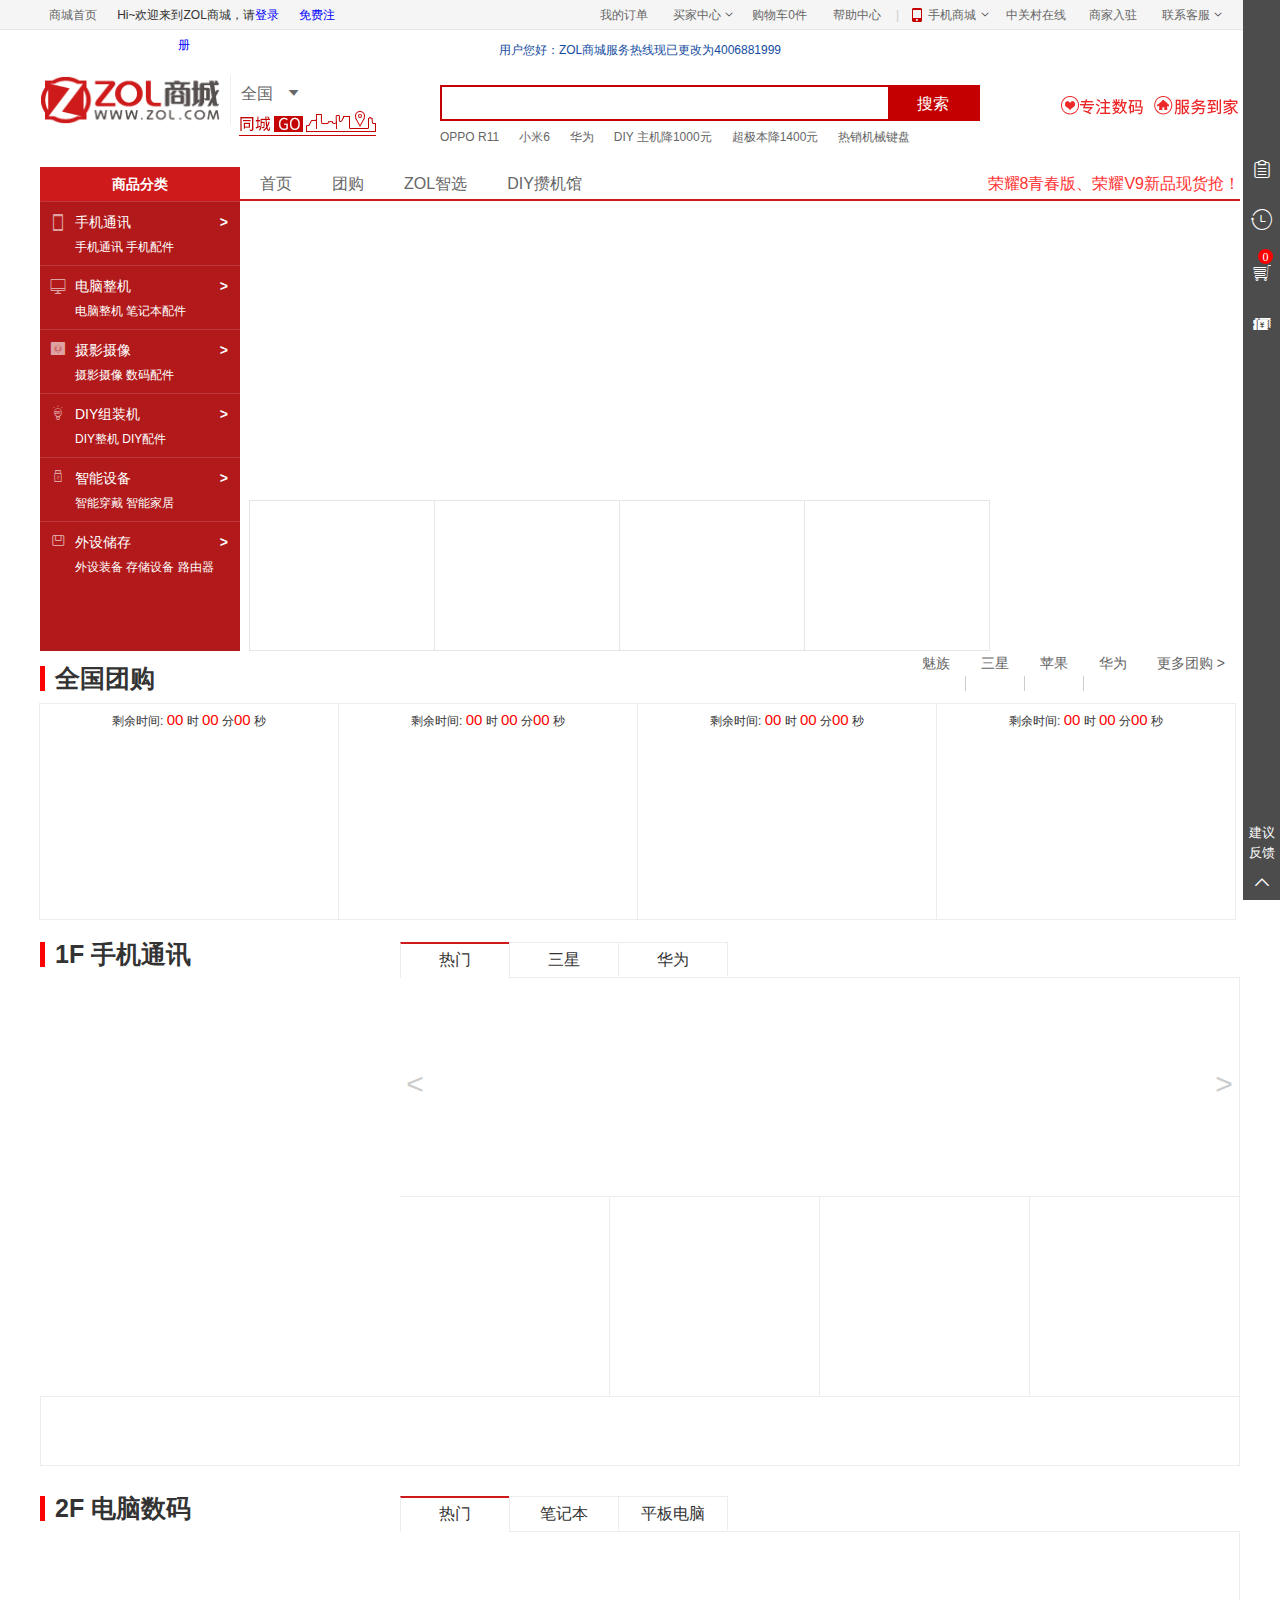
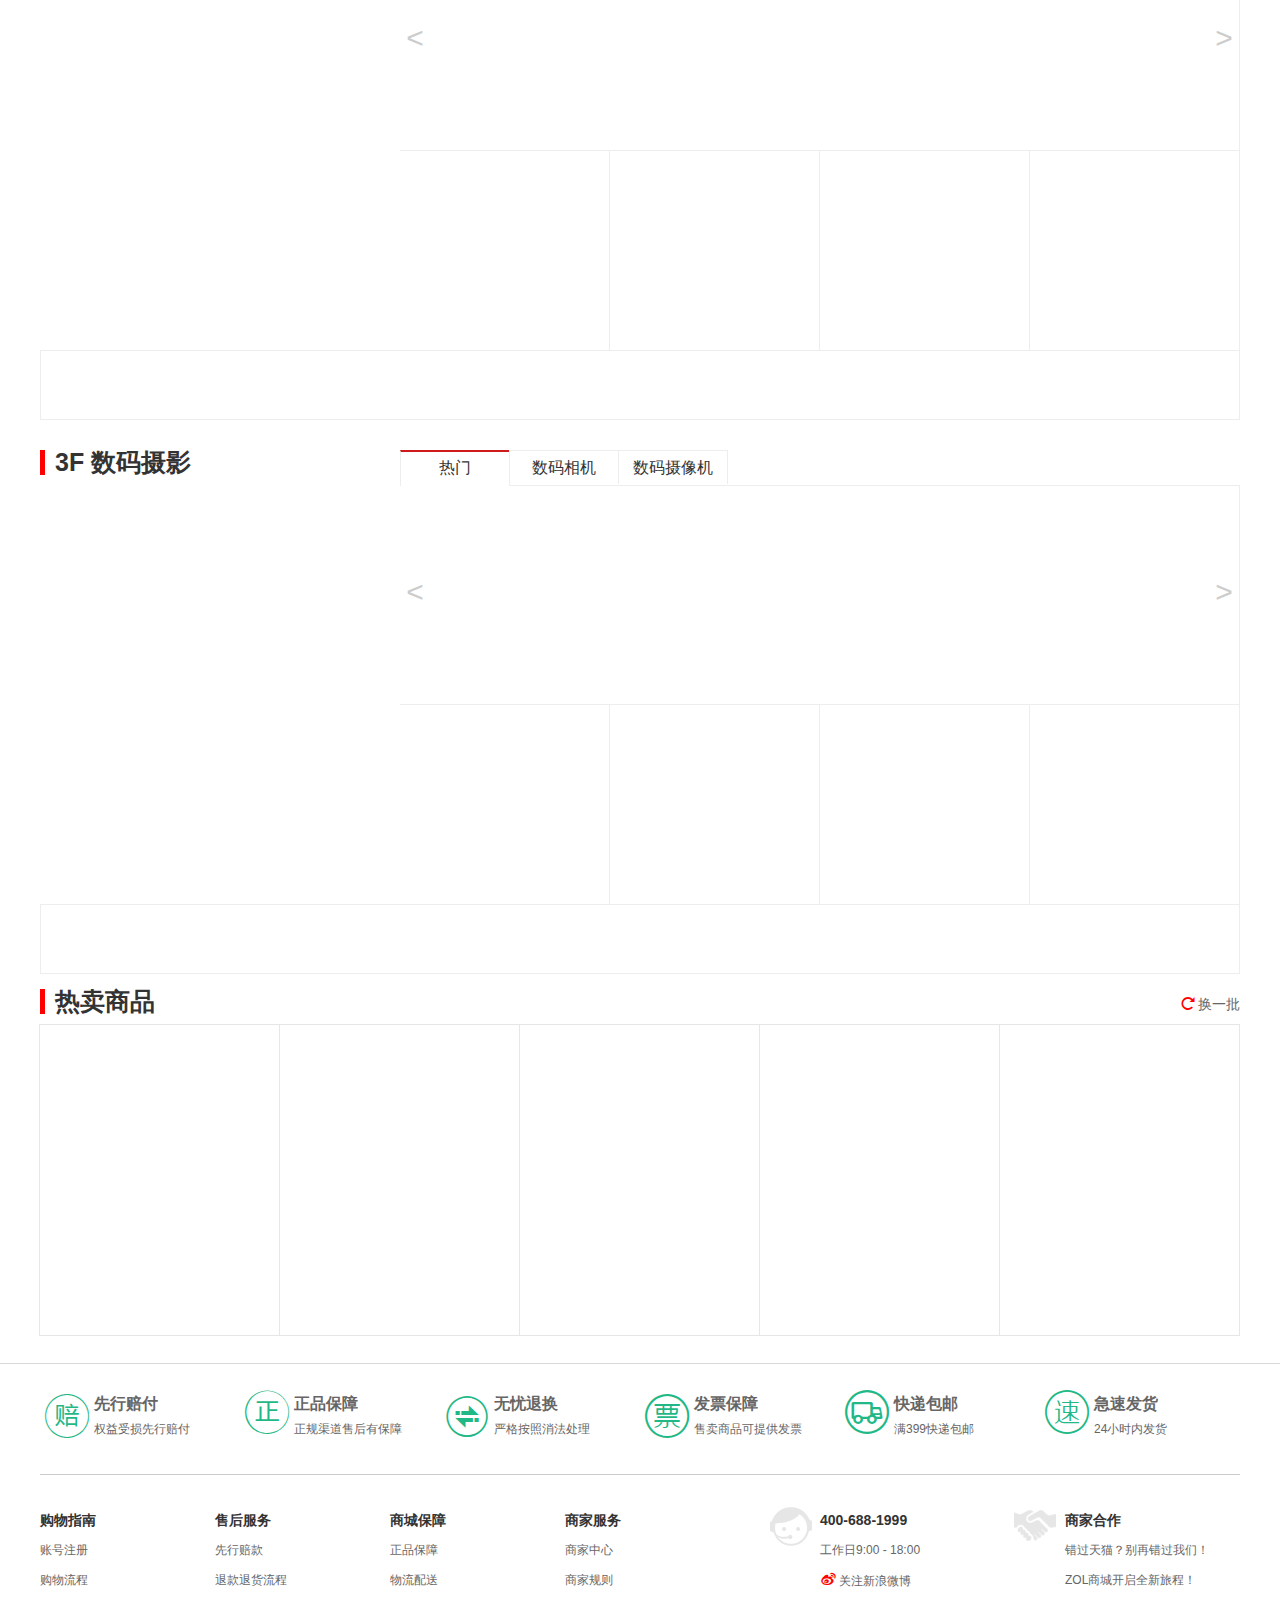
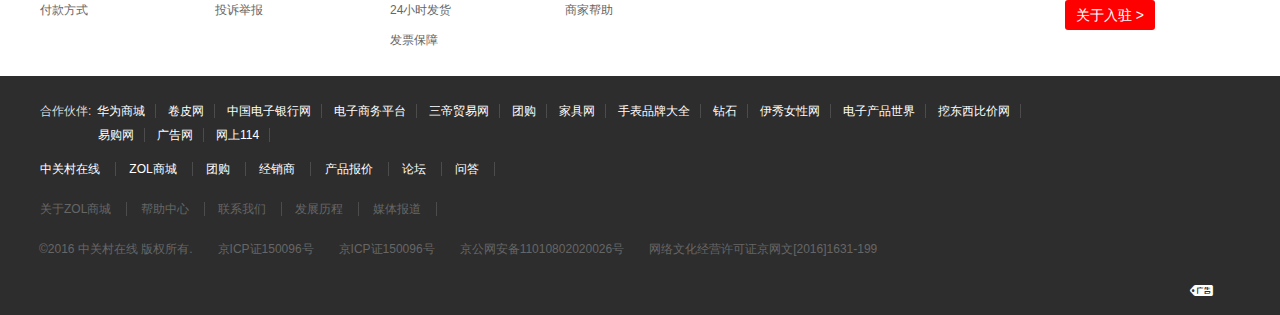
<file: ZOL商城/index.html>
<!DOCTYPE html>
<html>
	<meta name="viewport" content="width=device-width,minimum-scale=1.0,maximum-scale=1.0,user-scalable=no">
	<head>
		<meta charset="utf-8" />
		<title></title>
		<link rel="stylesheet" href="css/reset.css" />
		<link rel="stylesheet" href="css/iconfont.css" />
		<link rel="stylesheet" href="css/swiper-3.4.2.min.css" />
		<link rel="stylesheet" href="css/zol.css" />			
		<script src="js/jquery-1.12.3.js"></script>
		<script src="js/swiper-3.4.2.jquery.min.js"></script>
		<script src="js/zol.js"></script>		
	</head>
	<body>
		<div id="right">
			<ul class="tabbox iconfont">
				<li>&#xe607;<div>我的订单</div></li>
				<li>&#xe60a;<div style="top:67px;">我的足迹</div></li>
				<li>&#xe72f;<div style="top: 119px;">购物车</div><span class="cial">0</span></li>
				<li>&#xe601;<div style="top: 171px;">优惠卷</div></li>				
			</ul>
			<p>建议反馈</p>
			<div class="top-arrow iconfont">&#xe66c;</div>
		</div>
		<div id="banner">
			<div class="banner_inner">
				<div class="login-info">
					<span>
						<a href="#" class="font-color">商城首页</a>
					</span>					
					<span>
						Hi~欢迎来到ZOL商城，请<a href="#">登录</a>						
					</span>
					<span>
						<a href="#">免费注册</a>
					</span>
				</div>
				<ul class="list">
					<li><a href="#">我的订单</a></li>
					<li class="li-buy"><a href="#">买家中心</a><span>&#xe600;</span><div class="focus-none"><p>关注的店铺<div style="position: absolute;top: 0;right: 15px;color: red;">30</div></p><p>关注的商品 <div style="position: absolute;top:30px;right: 15px;color: red;">48</div></p></div></li>
					<li><a href="#">购物车0件</a></li>
					<li><a href="#">帮助中心</a></li>
					<li style="color: #ccc;width:5px;margin-right: 5px;">|</li>
					<li class="li-buy" style="width: 90px;"><img src="img/2.png" class="phone"/><a href="#" style="text-indent: 12px;">手机商城</a><span>&#xe600;</span><div class="code"><img src="img/4.png"/></div></li>
					<li><a href="#">中关村在线</a></li>
					<li><a href="#">商家入驻</a></li>
					<li class="li-buy"><a href="#">联系客服</a><span>&#xe600;</span><div class="custom">400-688-1999</div></li>
				</ul>
			</div>
		</div>
		<div id="hint"><a href="#">用户您好：ZOL商城服务热线现已更改为4006881999</a></div>
		<div id="header">
				<div class="logo">
					<a href="#"><img src="img/3.png" /></a>
				</div>
				<div class="logo-right-box">
					<div href="#" class="city-location">
						<span class="city-name"><span class="big-city">全国</span>
							<i class="iconfont">&#xe618;</i>
						</span>
						<ul class="list-city">
							<li><a href="#">北京</a></li>
							<li><a href="#">成都</a></li>
							<li><a href="#">青岛</a></li>
							<li><a href="#">沈阳</a></li>
							<li><a href="#">西安</a></li>
							<li><a href="#">长春</a></li>
							<li><a href="#">郑州</a></li>
							<li class="nationwide"><a href="#">全国</a></li>	
						</ul>
					</div>
					<p class="explain"><img src="img/5.png"/></p>
				</div>
				<div class="search-box">
					<div class="search">
						<input type="text" class="input-text"/>
						<input type="button" value="搜索" class="input-button"/>
					</div>
					<ul class="search-box-list">
						<li><a href="#">OPPO R11</a></li>
						<li><a href="#">小米6</a></li>
						<li><a href="#">华为</a></li>
						<li><a href="#">DIY 主机降1000元</a></li>
						<li><a href="#">超极本降1400元</a></li>
						<li><a href="#">热销机械键盘</a></li>
					</ul>
				</div>
				<div class="ad-div">
					<a href="#">
						<img src="img/ChMkJ1gJ4gSIa-5xAAA0WlxWJ4UAAXFNgPTQicAADRy883.jpg" />
					</a>
				</div>
		</div>
		<div id="nav-box">
			<div class="category-nav-container">
				<h2 class="category-nav-title">商品分类</h2>
				<div class="category-nav-menu">
					<ul class="nav-menu-container">
						<li>
							<div class="nav-menu-li"><span class=" iconfont">&#xe658;</span>手机通讯 <span class="nav-menu-boult">></span></div>
							<div class="contain">
								<a href="javascript">手机通讯</a>
								<a href="javascript">手机配件</a>
							</div>
							<div class="clearfix">
								<dl class="clearfix-list-title">
									<dt><a href="#">服务保障</a></dt>
									<dd><a href="#"><i class="iconfont">&#xe603;</i> 行货保证</a></dd>
									<dd><a href="#"><i class="iconfont">&#xe604;</i> 发票保证</a></dd>
									<dd><a href="#"><i class="iconfont">&#xe617;</i> 24小时发货</a></dd>
									<dd><a href="#"><i class="iconfont">&#xe602;</i> 顺丰包邮</a></dd>
									<dd><a href="#"><i class="iconfont">&#xe60e;</i> 无忧退换</a></dd>
									<dd><a href="#"><i class="iconfont">&#xe606;</i> 先行赔付</a></dd>
								</dl>
								<!--<dl>
									<dt>手机通讯</dt>
									<dd>手机</dd>
								</dl>
								<dl>
									<dt>手机配件</dt>
									<dd>手机保护套</dd>
									<dd>移动电源</dd>
								</dl>-->
							</div>
						</li>
						<li>
							<div class="nav-menu-li"><span class=" iconfont">&#xe60d;</span>电脑整机 <span class="nav-menu-boult">></span> </div>
							<div class="contain">
								<a href="javascript">电脑整机</a>
								<a href="javascript">笔记本配件</a>
							</div>
							<!--<div class="clearfix"></div>-->
						</li>
						<li>
							<div class="nav-menu-li"><span class=" iconfont">&#xe62f;</span>摄影摄像 <span class="nav-menu-boult">></span> </div>
							<div class="contain">
								<a href="javascript">摄影摄像</a>
								<a href="javascript">数码配件</a>
							</div>
							<!--<div class="clearfix"></div>-->
						</li>
						<li>
							<div class="nav-menu-li"><span class=" iconfont">&#xe632;</span>DIY组装机 <span class="nav-menu-boult">></span> </div>
							<div class="contain">
								<a href="javascript">DIY整机</a>
								<a href="javascript">DIY配件</a>
							</div>
							<!--<div class="clearfix"></div>-->
						</li>
						<li>
							<div class="nav-menu-li"><span class=" iconfont">&#xe611;</span>智能设备 <span class="nav-menu-boult">></span> </div>
							<div class="contain">
								<a href="javascript">智能穿戴</a>
								<a href="javascript">智能家居</a>
							</div>
							<!--<div class="clearfix"></div>-->
						</li>
						<li>
							<div class="nav-menu-li"><span class=" iconfont">&#xe61f;</span>外设储存 <span class="nav-menu-boult">></span> </div>
							<div class="contain">
								<a href="javascript">外设装备</a>
								<a href="javascript">存储设备</a>
								<a href="javascript">路由器</a>
							</div>
							<!--<div class="clearfix"></div>-->
						</li>
						
					</ul>
				</div>
			</div>
			<ul class="nav-box-list">
				<li><a href="">首页</a></li>
				<li><a href="">团购</a></li>
				<li><a href="">ZOL智选</a></li>
				<li><a href="">DIY攒机馆</a></li>
			</ul>
			<div class="nav-tips">
				<a href="#">荣耀8青春版、荣耀V9新品现货抢！</a>
			</div>
		</div>
		<div id="version">
			<!--轮播图-->
			<div class="version-top">
				<div class="version-right">
				<div class="version-right-roll">
					<!--第一个轮播图-->
					<ul class="right-roll-lunbotu">
						<!--<li>1</li>
						<li>2</li>
						<li>3</li>-->
					</ul>
					<ul class="right-roll-num">
						<!--<li>1</li>
						<li>2</li>
						<li>3</li>-->
					</ul>
					<div class="prev"><</div>
					<div class="next">></div>
				</div>				
				<ul class="version-right-list">
					<li>
						<!--<h5><a href="#">ThinkPad S2-11CD</a></h5>
						<p>降千元！赠好礼！</p>
						<a href="#" class="pic"><img src="img/ChMkJ1k4sb6IUeclAAApi0uEvGIAAc4gQEFwBkAACmj994.jpg"/></a>-->
					</li>
					<li>
						<!--<h5><a href="#">乐目 沙狐V1</a></h5>
						<p>领券立减300元！</p>
						<a href="#" class="pic"><img src="img/ChMkJ1kZFkGIKrccAAAnxlB33U0AAcX7QKfaa4AACfe363.jpg"/></a>-->
					</li>
					<li>
						<!--<h5><a href="#">七代i5游戏DIY主机</a></h5>
						<p>1999元抢</p>
						<a href="#" class="pic"><img src="img/ChMkJllA7mKIAZyzAAAqoFIhOLoAAdA-APrQCYAACq4421.jpg"/></a>-->
					</li>
					<li>
						<!--<h5><a href="#">索尼XZ Premium</a></h5>
						<p>新品现货 限时优惠！</p>
						<a href="#" class="pic"><img src="img/ChMkJ1lCU1SIM8-YAAAkhalQbWkAAdCfgLGZU4AACSd844.jpg"/></a>-->
					</li>
				</ul>				
			</div>
			<div class="version-left">
				<!--<a href="#"><img src="img/ChMkJ1k4s2qIeNXfAACVymYDVPoAAc4gwPkoPQAAJXi100.jpg"/></a>-->
				<!--<a href="#"><img src="img/ChMkJlkVbX-IF2GUAACEvMo78dwAAcUvwC3DOkAAITU096.jpg"/></a>-->
			</div>
			</div>
			<!--全国团购-->
			<div class="ztuan-section">
					<div class="module-title">
						<h2>全国团购</h2>
						<ul class="ztuan-list">
							<li><a href="#">魅族</a></li>
							<li><a href="#">三星</a></li>
							<li><a href="#">苹果</a></li>
							<li style="border: 0;"><a href="#">华为</a></li>
							<li style="border: 0;"><a href="#">更多团购 ></a></li>
						</ul>
					</div>
					<ul class="ztuan-section-list">
						<li>
							<!--<a href="#"><img src="img/ChMkJ1lLPcGIQ82zAAHm6qwxXrEAAdMIAIHo8AAAecC207.jpg"/></a>-->
							<div class="countdown">
								剩余时间: <span>00</span> 时 <span>00</span> 分<span>00</span> 秒 
							</div>
						</li>
						<li>
							<!--<a href="#"><img src="img/ChMkJlk6Ar2IIDQiAADRoF4tshoAAc54wA4qloAANG4186.jpg"/></a>-->
							<div class="countdown">
								剩余时间: <span>00</span> 时 <span>00</span> 分<span>00</span> 秒 
							</div>
						</li>
						<li>
							<!--<a href="#"><img src="img/ChMkJllCAPeIJtfzAABF4NzsCI8AAdCCAClvVMAAEX4368.jpg"/></a>-->
							<div class="countdown">
								剩余时间: <span>00</span> 时 <span>00</span> 分<span>00</span> 秒 
							</div>
						</li>
						<li>
							<!--<a href="#"><img src="img/ChMkJ1lDOX2IQqHaAABWQO8XqCsAAdDNwFd4lgAAFZY549.jpg"/></a>-->
							<div class="countdown">
								剩余时间: <span>00</span> 时 <span>00</span> 分<span>00</span> 秒 
							</div>
						</li>						
					</ul>			
			</div>
			<!--1F 手机通讯-->
			<div id="computer-section">
				<div class="module-title">
					<h2>1F 手机通讯</h2>
				</div>
				<!--<img src="img/ChMkJ1kIRieIJ8BzAAIw8xCPAbgAAcF6AJXImwAAjEL237.png"/>-->
				<div class="computer-region">
					<div class="clearfix1">
						<div class="computer-left">
							<a href="#">
								<!--<img src="img/ChMkJ1kIRieIJ8BzAAIw8xCPAbgAAcF6AJXImwAAjEL237.png"/>-->
							</a>
						</div>
						<div class="computer-right">
							<ul class="waretype-tab">
								<li class="cur">热门</li>
								<li>三星</li>
								<li>华为</li>
							</ul>
							<ul class="computer-right-list">
								<li><!--热门-->
									<div class="box1">
										<ul class="box1-list1">
											<!--<a href="#"><img src="img/ceB5b3zHfSIQc.jpg"/></a>-->
											<!--<a href="#"><img src="img/ceB5b3zHfSIQc.jpg"/></a>-->
											<!--<a href="#"><img src="img/ceB5b3zHfSIQc.jpg"/></a>-->
										</ul>
										<ul class="box1-list2">
											<!--<span>1</span>
											<span>2</span>
											<span>3</span>-->
										</ul>
										<div class="box1-prev"><</div>
										<div class="box1-next">></div>
									</div>
									<div class="box2">
										<a href="#" ><!--<img src="img/ChMkJ1j0KnKIV7rWAABydwL65vMAAbt7wLjiCcAAHKP075.jpg"/>--></a>
										<a href="#" ><!--<img src="img/ChMkJlj0KquIZ6oGAABwNt3eWnwAAbt7wPjzakAAHBO108.jpg"/>--></a>
										<a href="#" ><!--<img src="img/ChMkJlj1ff6IfUY-AACoYNFcGxsAAbvlAGiOlQAAKh4133.jpg"/>--></a>
										<a href="#" ><!--<img src="img/ChMkJlj0K3uIQviNAADFvpG9lYsAAbt8QIy2ogAAMXW323.jpg"/>--></a>
									</div>
								</li>
								<li><!--三星-->
									<ul class="product-series">
										<li>
											<!--<a href="#"><img src="img/ceB5b3zHfSIQc.jpg" class="productlia"/></a>
											<h5 class="name"><a href="#">三星 GALAXY S6 Edge+（G9280/全网通）4GB+32GB 双曲面屏 指纹识别</a></h5>
											<span class="price">￥3578.00</span>-->
										</li>
										<li></li>
										<li></li>
										<li></li>
										<li></li>
										<li></li>
										<li></li>
										<li></li>
									</ul>
								</li>
								<li><!--华为-->
									<ul class="product-series">
										<li></li>
										<li></li>
										<li></li>
										<li></li>
										<li></li>
										<li></li>
										<li></li>
										<li></li>
									</ul>
								</li>
							</ul>
						</div>
					</div>
				</div>
				<ul class="computer-region-list">
						<li><!--<a href=""><img src="img/Cg-4WVV2sVaIKmm3AAA1Ltrzx_8AAE6DwPV05UAADVG749.jpg"/></a>--></li>
						<li><!--<a href=""></a>--></li>
						<li><!--<a href=""></a>--></li>
						<li><!--<a href=""></a>--></li>
						<li><!--<a href=""></a>--></li>
						<li><!--<a href=""></a>--></li>
						<li><!--<a href=""></a>--></li>
						<li><!--<a href=""></a>--></li>
						<li><!--<a href=""></a>--></li>
						<li><!--<a href=""></a>--></li>
					</ul>
			</div>
			<!--2F电脑数码-->
			<div id="computer-section1" style="margin-top: 30px;">
				<div class="module-title1">
					<h2>2F 电脑数码</h2>
				</div>
				<!--<img src="img/ChMkJ1kIRieIJ8BzAAIw8xCPAbgAAcF6AJXImwAAjEL237.png"/>-->
				<div class="computer-region1">
					<div class="clearfix2">
						<div class="computer-left1">
							<a href="#">
								<!--<img src="img/ChMkJ1kIRieIJ8BzAAIw8xCPAbgAAcF6AJXImwAAjEL237.png"/>-->
							</a>
						</div>
						<div class="computer-right1">
							<ul class="waretype-tab1">
								<li class="cur">热门</li>
								<li>笔记本</li>
								<li>平板电脑</li>
							</ul>
							<ul class="computer-right-list1">
								<li><!--热门-->
									<div class="box3">
										<ul class="box2-list2">
											<!--<a href="#"><img src="img/ceB5b3zHfSIQc.jpg"/></a>-->
											<!--<a href="#"><img src="img/ceB5b3zHfSIQc.jpg"/></a>-->
											<!--<a href="#"><img src="img/ceB5b3zHfSIQc.jpg"/></a>-->
										</ul>
										<ul class="box2-list3">
											<!--<span>1</span>
											<span>2</span>
											<span>3</span>-->
										</ul>
										<div class="box2-prev"><</div>
										<div class="box2-next">></div>
									</div>
									<div class="box4">
										<a href="#" ><!--<img src="img/ChMkJ1j0KnKIV7rWAABydwL65vMAAbt7wLjiCcAAHKP075.jpg"/>--></a>
										<a href="#" ><!--<img src="img/ChMkJlj0KquIZ6oGAABwNt3eWnwAAbt7wPjzakAAHBO108.jpg"/>--></a>
										<a href="#" ><!--<img src="img/ChMkJlj1ff6IfUY-AACoYNFcGxsAAbvlAGiOlQAAKh4133.jpg"/>--></a>
										<a href="#" ><!--<img src="img/ChMkJlj0K3uIQviNAADFvpG9lYsAAbt8QIy2ogAAMXW323.jpg"/>--></a>
									</div>
								</li>
								<li><!--三星-->
									<ul class="product-series1">
										<li>
											<!--<a href="#"><img src="img/ceB5b3zHfSIQc.jpg" class="productlia"/></a>
											<h5 class="name"><a href="#">三星 GALAXY S6 Edge+（G9280/全网通）4GB+32GB 双曲面屏 指纹识别</a></h5>
											<span class="price">￥3578.00</span>-->
										</li>
										<li></li>
										<li></li>
										<li></li>
										<li></li>
										<li></li>
										<li></li>
										<li></li>
									</ul>
								</li>
								<li><!--华为-->
									<ul class="product-series1">
										<li></li>
										<li></li>
										<li></li>
										<li></li>
										<li></li>
										<li></li>
										<li></li>
										<li></li>
									</ul>
								</li>
							</ul>
						</div>
					</div>
				</div>
				<ul class="computer-region-list1">
						<li><!--<a href=""><img src="img/Cg-4WVV2sVaIKmm3AAA1Ltrzx_8AAE6DwPV05UAADVG749.jpg"/></a>--></li>
						<li><!--<a href=""></a>--></li>
						<li><!--<a href=""></a>--></li>
						<li><!--<a href=""></a>--></li>
						<li><!--<a href=""></a>--></li>
						<li><!--<a href=""></a>--></li>
						<li><!--<a href=""></a>--></li>
						<li><!--<a href=""></a>--></li>
						<li><!--<a href=""></a>--></li>
						<li><!--<a href=""></a>--></li>
					</ul>
			</div>
			<!--3F数码摄影-->
			<div id="computer-section2" style="margin-top: 30px;">
				<div class="module-title1">
					<h2>3F 数码摄影</h2>
				</div>
				<!--<img src="img/ChMkJ1kIRieIJ8BzAAIw8xCPAbgAAcF6AJXImwAAjEL237.png"/>-->
				<div class="computer-region2">
					<div class="clearfix3">
						<div class="computer-left2">
							<a href="#">
								<!--<img src="img/ChMkJ1kIRieIJ8BzAAIw8xCPAbgAAcF6AJXImwAAjEL237.png"/>-->
							</a>
						</div>
						<div class="computer-right2">
							<ul class="waretype-tab2">
								<li class="cur">热门</li>
								<li>数码相机</li>
								<li>数码摄像机</li>
							</ul>
							<ul class="computer-right-list2">
								<li><!--热门-->
									<div class="box5">
										<ul class="box3-list3">
											<!--<a href="#"><img src="img/ceB5b3zHfSIQc.jpg"/></a>-->
											<!--<a href="#"><img src="img/ceB5b3zHfSIQc.jpg"/></a>-->
											<!--<a href="#"><img src="img/ceB5b3zHfSIQc.jpg"/></a>-->
										</ul>
										<ul class="box3-list4">
											<!--<span>1</span>
											<span>2</span>
											<span>3</span>-->
										</ul>
										<div class="box3-prev"><</div>
										<div class="box3-next">></div>
									</div>
									<div class="box6">
										<a href="#" ><!--<img src="img/ChMkJ1j0KnKIV7rWAABydwL65vMAAbt7wLjiCcAAHKP075.jpg"/>--></a>
										<a href="#" ><!--<img src="img/ChMkJlj0KquIZ6oGAABwNt3eWnwAAbt7wPjzakAAHBO108.jpg"/>--></a>
										<a href="#" ><!--<img src="img/ChMkJlj1ff6IfUY-AACoYNFcGxsAAbvlAGiOlQAAKh4133.jpg"/>--></a>
										<a href="#" ><!--<img src="img/ChMkJlj0K3uIQviNAADFvpG9lYsAAbt8QIy2ogAAMXW323.jpg"/>--></a>
									</div>
								</li>
								<li><!--三星-->
									<ul class="product-series2">
										<li>
											<!--<a href="#"><img src="img/ceB5b3zHfSIQc.jpg" class="productlia"/></a>
											<h5 class="name"><a href="#">三星 GALAXY S6 Edge+（G9280/全网通）4GB+32GB 双曲面屏 指纹识别</a></h5>
											<span class="price">￥3578.00</span>-->
										</li>
										<li></li>
										<li></li>
										<li></li>
										<li></li>
										<li></li>
										<li></li>
										<li></li>
									</ul>
								</li>
								<li><!--华为-->
									<ul class="product-series2">
										<li></li>
										<li></li>
										<li></li>
										<li></li>
										<li></li>
										<li></li>
										<li></li>
										<li></li>
									</ul>
								</li>
							</ul>
						</div>
					</div>
				</div>
				<ul class="computer-region-list2">
						<li><!--<a href=""><img src="img/Cg-4WVV2sVaIKmm3AAA1Ltrzx_8AAE6DwPV05UAADVG749.jpg"/></a>--></li>
						<li><!--<a href=""></a>--></li>
						<li><!--<a href=""></a>--></li>
						<li><!--<a href=""></a>--></li>
						<li><!--<a href=""></a>--></li>
						<li><!--<a href=""></a>--></li>
						<li><!--<a href=""></a>--></li>
						<li><!--<a href=""></a>--></li>
						<li><!--<a href=""></a>--></li>
						<li><!--<a href=""></a>--></li>
					</ul>
			</div>
			<!--热卖商品-->
			<div class="recommend-section">
				<div class="module-title" style="height: 25px;">
					<h2>热卖商品</h2>
					<a href="#"><span class="iconfont">&#xe608; </span>换一批</a>
				</div>
				<ul class="recommend-section-list">
					<li>
						<!--<a href="" class="pict"><img src="img/ChMkJljPpZqIDMh7AAS3qA5ZjoEAAa5cwFhHPEABLfA699.jpg" /></a>
						<h4><a href="#">【送耳机】 Huawe/华为 平板 M3 32G/LTE版通话平板电脑手机</a></h4>
						<span>￥2088</span>-->
					</li>
					<li><!--<a href=""><img src="" alt="" /></a>--></li>
					<li><!--<a href=""><img src="" alt="" /></a>--></li>
					<li><!--<a href=""><img src="" alt="" /></a>--></li>
					<li><!--<a href=""><img src="" alt="" /></a>--></li>
				</ul>
			</div>
		</div>
		<!--尾部-->
		<div id="footer">
			<div class="wrapper">
				<ul class="footer-service">
					<li>
						<a href="#">
							<i class="iconfont">&#xe606;</i>
							<h3>先行赔付</h3>
							<p>权益受损先行赔付</p>
						</a>
					</li>
					<li>
						<a href="#">
							<i class="iconfont">&#xe609;</i>
							<h3>正品保障</h3>
							<p>正规渠道售后有保障</p>
						</a>
					</li>
					<li>
						<a href="#">
							<i class="iconfont">&#xe60e;</i>
							<h3>无忧退换</h3>
							<p>严格按照消法处理</p>
						</a>
					</li>
					<li>
						<a href="#">
							<i class="iconfont">&#xe604;</i>
							<h3>发票保障</h3>
							<p>售卖商品可提供发票</p>
						</a>
					</li>
					<li>
						<a href="#">
							<i class="iconfont">&#xe62a;</i>
							<h3>快递包邮</h3>
							<p>满399快递包邮</p>
						</a>
					</li>
					<li>
						<a href="#">
							<i class="iconfont">&#xe625</i>
							<h3>急速发货</h3>
							<p>24小时内发货</p>
						</a>
					</li>
				</ul>
				<div class="footer-service-relate">
					<dl>
						<dt>购物指南</dt>
						<dd><a href="#">账号注册</a></dd>
						<dd><a href="#">购物流程</a></dd>
						<dd><a href="#">付款方式</a></dd>
					</dl>
					<dl>
						<dt>售后服务</dt>
						<dd><a href="#">先行赔款</a></dd>
						<dd><a href="#">退款退货流程</a></dd>
						<dd><a href="#">投诉举报</a></dd>
					</dl>
					<dl>
						<dt>商城保障</dt>
						<dd><a href="#">正品保障</a></dd>
						<dd><a href="#">物流配送</a></dd>
						<dd><a href="#">24小时发货</a></dd>
						<dd><a href="#">发票保障</a></dd>
					</dl>
					<dl>
						<dt>商家服务</dt>
						<dd><a href="#">商家中心</a></dd>
						<dd><a href="#">商家规则</a></dd>
						<dd><a href="#">商家帮助</a></dd>
					</dl>
					<dl class="phone-together">
						<div><img src="img/6.png"/></div>
						<dt>400-688-1999</dt>
						<dd><a href="#">工作日9:00 - 18:00</a></dd>
						<dd><a href="#" ><span class="iconfont" style="font-size: 16px;color: red;">&#xe605;</span> 关注新浪微博</a></dd>
					</dl>
					<dl class="work-together" style="padding: 0 0 0 35px;">
						<div><img src="img/7.png"/></div>
						<dt>商家合作</dt>
						<dd><a href="#">错过天猫？别再错过我们！</a></dd>
						<dd><a href="#">ZOL商城开启全新旅程！</a></dd>
						<span>关于入驻 ></span>
					</dl>
				</div>
			</div>
			<div class="footer-nav-bar">
				<div class="wrapper">
					<div class="partners">
						<p>合作伙伴:</p>
						<ul>
							<a href="#">华为商城</a>
							<a href="#">卷皮网</a>
							<a href="#">中国电子银行网</a>
							<a href="#">电子商务平台</a>
							<a href="#">三帝贸易网</a>
							<a href="#">团购</a>
							<a href="#">家具网</a>
							<a href="#">手表品牌大全</a>
							<a href="#">钻石</a>
							<a href="#">伊秀女性网</a>
							<a href="#">电子产品世界</a>
							<a href="#">挖东西比价网</a>
							<a href="#" style="margin-left: 58px;">易购网</a>
							<a href="#">广告网</a>
							<a href="#">网上114</a>
						</ul>
					</div>
					<div class="footer-nav">
						<a href="#">中关村在线</a>
						<a href="#">ZOL商城</a>
						<a href="#">团购</a>
						<a href="#">经销商</a>
						<a href="#">产品报价</a>
						<a href="#">论坛</a>
						<a href="#">问答</a>
					</div>
					<div class="zol-story">
						<a href="#">关于ZOL商城</a>
						<a href="#">帮助中心</a>
						<a href="#">联系我们</a>
						<a href="#">发展历程</a>
						<a href="#">媒体报道</a>	
					</div>
					<div class="copyright">
						<p>©2016 中关村在线 版权所有.</p>
						<a>京ICP证150096号</a>
						<p>京ICP证150096号</p>
						<a>京公网安备11010802020026号</a>
						<a>网络文化经营许可证京网文[2016]1631-199</a>
					</div>
					<i class="iconfont advert ">&#xe60c;</i>
				</div>
			</div>
		</div>	
		<!--顶部悬浮-->
		<div id="top-suspend">
			<div class="top-suspend-center">
				<a href="#"><img src="img/logo_157x32.png" /></a>
				<!--城市-->
				<div class="logo-right-box" style="position: absolute;left: 250px;top: 5px;height: 40px;">
					<div href="#" class="city-location" style="height: 5px;">
						<span class="city-name" style="top: -7px;height: 40px;"><span class="big-city">全国</span>
							<i class="iconfont">&#xe618;</i>
						</span>
						<ul class="list-city">
							<li><a href="#">北京</a></li>
							<li><a href="#">成都</a></li>
							<li><a href="#">青岛</a></li>
							<li><a href="#">沈阳</a></li>
							<li><a href="#">西安</a></li>
							<li><a href="#">长春</a></li>
							<li><a href="#">郑州</a></li>
							<li class="nationwide"><a href="#">全国</a></li>	
						</ul>
					</div>
					
				</div>
				<!--搜索框-->
				<div class="search-box" style="height: 35px;top: 8px;left: 375px;">
					<div class="search">
						<input type="text" class="input-text"/>
						<input type="button" value="搜索" class="input-button"/>
					</div>
				</div>
				<div class="ceiling-buyer-info">
					<a href="#" class="shop-car iconfont">&#xe607; 我的订单</a>
					<a href="#" class="shop-car iconfont">&#xe72f; 我的购物车<span class="cial" style="top: -12px;left: 75px;">0</span></li></a>
				</div>
			</div>
		</div>
		
	</body>
</html>
</file>
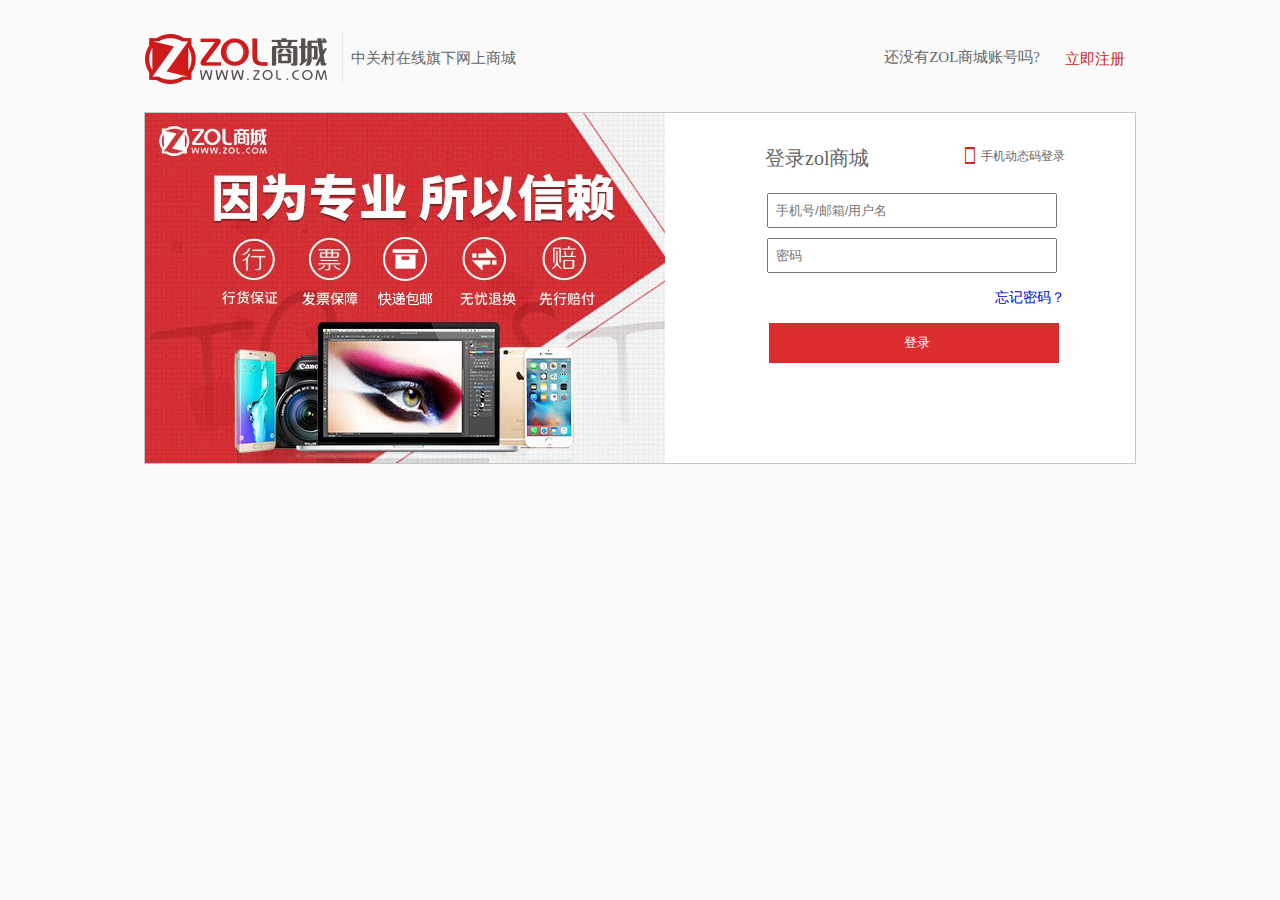
<file: ZOL商城/login.html>
<!DOCTYPE html>
<html>
	<head>
		<meta charset="UTF-8">
		<title></title>
		<link rel="stylesheet" href="css/iconfont.css" />
		<style>
			body,html{
				background: #fafafa;
			}
			#header{
				width: 990px;
				margin: 0 auto;
				overflow: hidden;
			}
			.header-mall{
				margin-top: 20px;
			}
			.header-mall a{
				float: left;
				
			}
			.header-mall-inter{
				width: 180px;
				height: 50px;
				text-align: center;
				line-height: 50px;
				border-left: 1px solid #E6E6E6;
				font-size: 15px;
				margin-left: 15px;
				text-decoration: none;
				color: #666;
				margin-top: 5px;
			}
			#header span{
				float: right;
				margin-top: 20px;
				font-size: 15px;
				color: #666;
			}
			#header .register{
				display: block;
				float: right;
				margin-left: 15px;
				text-decoration: none;
				width: 80px;
				height: 23px;
				text-align: center;
				line-height: 23px;
				background: #fafafa;
				color:#cd1f1f;
			}
			#header .register:hover{
				background: #cd1f1f;
				color:#fafafa;
			}
			#main{
				width: 990px;
				margin: 0 auto;
				height: 350px;
				margin-top: 20px;
				border: 1px solid #c6c6c6;
			}
			#main .main-img{
				float: left;
			}
			.main-write{
				height: 350px;
				background: #fff;
			}
			.main-write-top{
				float: left;
				width: 300px;
				height: 50px;
				margin-left: 100px;
				
			}
			.main-write-top p:nth-child(1){
				float: left;
				font-size: 20px;
				color: #666;
				line-height: 50px;				
			}
			.main-write-top p:nth-child(2){
				float: right;
				font-size: 12px;
				line-height: 60px;								
			}
			.iphone{
				color: #666666;
				text-decoration: none;
			}
			
			.main-inner input,.plain-login input{
				text-indent: 5px;
				width: 290px;
				height: 35px;
				outline: none;
				margin-left: 102px;
				box-sizing: border-box;
			}
			.main-inner input:nth-child(1),.plain-login input:nth-child(1){
				margin-top: 30px;
				margin-bottom: 10px;
			}
			.main-inner .lipsw,.plain-login .lipsw{
				position: relative;
				left: 330px;
				font-size: 14px;
				text-decoration: none;
				top: 5px;
			}
			.main-inner .login1,.plain-login .login1{
				position: relative;
				top: 50px;
				left: -72px;
				color: #fff;
				background: #db2d2d;
				/*outline: none;*/
				border: 0;
				cursor: pointer;
				height: 40px;
				
			}
			.login1:hover{
				background:#cd1f1f;
			}
			/*普通方式登录*/
			/*.plain-login input{
				width: 290px;
				height: 35px;
				outline: none;
				margin-left: 102px;
			}*/
			.photo-num{
				width:102px;
				height: 34px;
				float: right;
				margin-right: 75px;
				/*margin-top: 7px;*/
				border: 1px solid black;
			}
			.photo-proving{
				width:102px;
				height: 34px;
			}
			.plain-login .photo{
				width:165px;			
			}
			.plain-login .chit-proving{
				margin-top: 10px;
				width: 165px;
			}
			.plain-login .send-chit-proving{
				width: 125px;
				text-align: center;
				line-height: 33px;
				float: right;
				display: block;
				height: 33px;
				background: #f8f8f8;
				cursor: pointer;
				position: relative;
				top: -35px;
				right: 77px;
				border: 1px solid #ccc;
				font-size: 14px;
			}
			.plain-login .login-iphone{
				position: relative;
				top: -25px;
				left: 0px;
				height: 40px;
				width:293px;
			}
			/*.active{
				border:1px solid red;
			}*/
			.dynamic{
				display:block;
			}
			.common{
				display: none;
			}
		</style>
		<script type="text/javascript" src="js/jquery-1.12.3.js" ></script>
		<script src="js/login.js"></script>
		<script src="js/gVerify.js"></script>
		
	</head>
	<body>
		<div id="header">
			<div class="header-mall">
				<a href="#"><img src="img/login/shop_182x60.png"/></a>
				<a href="#" class="header-mall-inter" title="ZOL商城">中关村在线旗下网上商城</a>
			</div>
			<span>还没有ZOL商城账号吗?<a href="#" class="register">立即注册</a></span>
		</div>
		<div id="main">
			<a href="#" class="main-img"><img src="img/login/ad2_1.jpg"/></a>
			<div class="dynamic">
				<div class="main-write">
					<div class="main-write-top">
						<p>登录zol商城</p>
						<p><i class="iconfont" style="color:#cd1f1f;">&#xe658;</i><a href="#"  class="iphone"> 手机动态码登录</a></p>
					</div>
					<!--手机动态方式登录-->
					<div class="main-inner">
							<input type="text" placeholder="手机号/邮箱/用户名" class="shoji"/><br />
							<input type="password" placeholder="密码"/><br />
							<a href="#" class="lipsw">忘记密码？</a>
							<input type="button" value="登录" class="login1"/>
					</div>
				</div>
			</div>
				<!--普通方式登录-->
			<div class="common">
				<div class="main-write">
					<div class="main-write-top">
						<p>登录zol商城</p>
						<p><i class="iconfont" style="color:#cd1f1f;">&#xe658;</i><a href="#"  class="iphone"> 手机动态码登录</a></p>
					</div>
					<div class="plain-login">
						<input type="text" placeholder="手机号/邮箱/用户名" /><br />
						<input type="text" id="code_input" class="photo" placeholder="请输入验证码"/>
						<div class="photo-num"><div id="v_container1" class="photo-proving"></div></div>
						<input type="text" placeholder="短信验证" class="chit-proving" />
						<span class="send-chit-proving">发送验证</span>
						<input type="button" value="登录" class="login1 login-iphone"/>
					</div>
					<!--合作账号登录-->
				</div>
			</div>
		</div>
	</body>
</html>
</file>
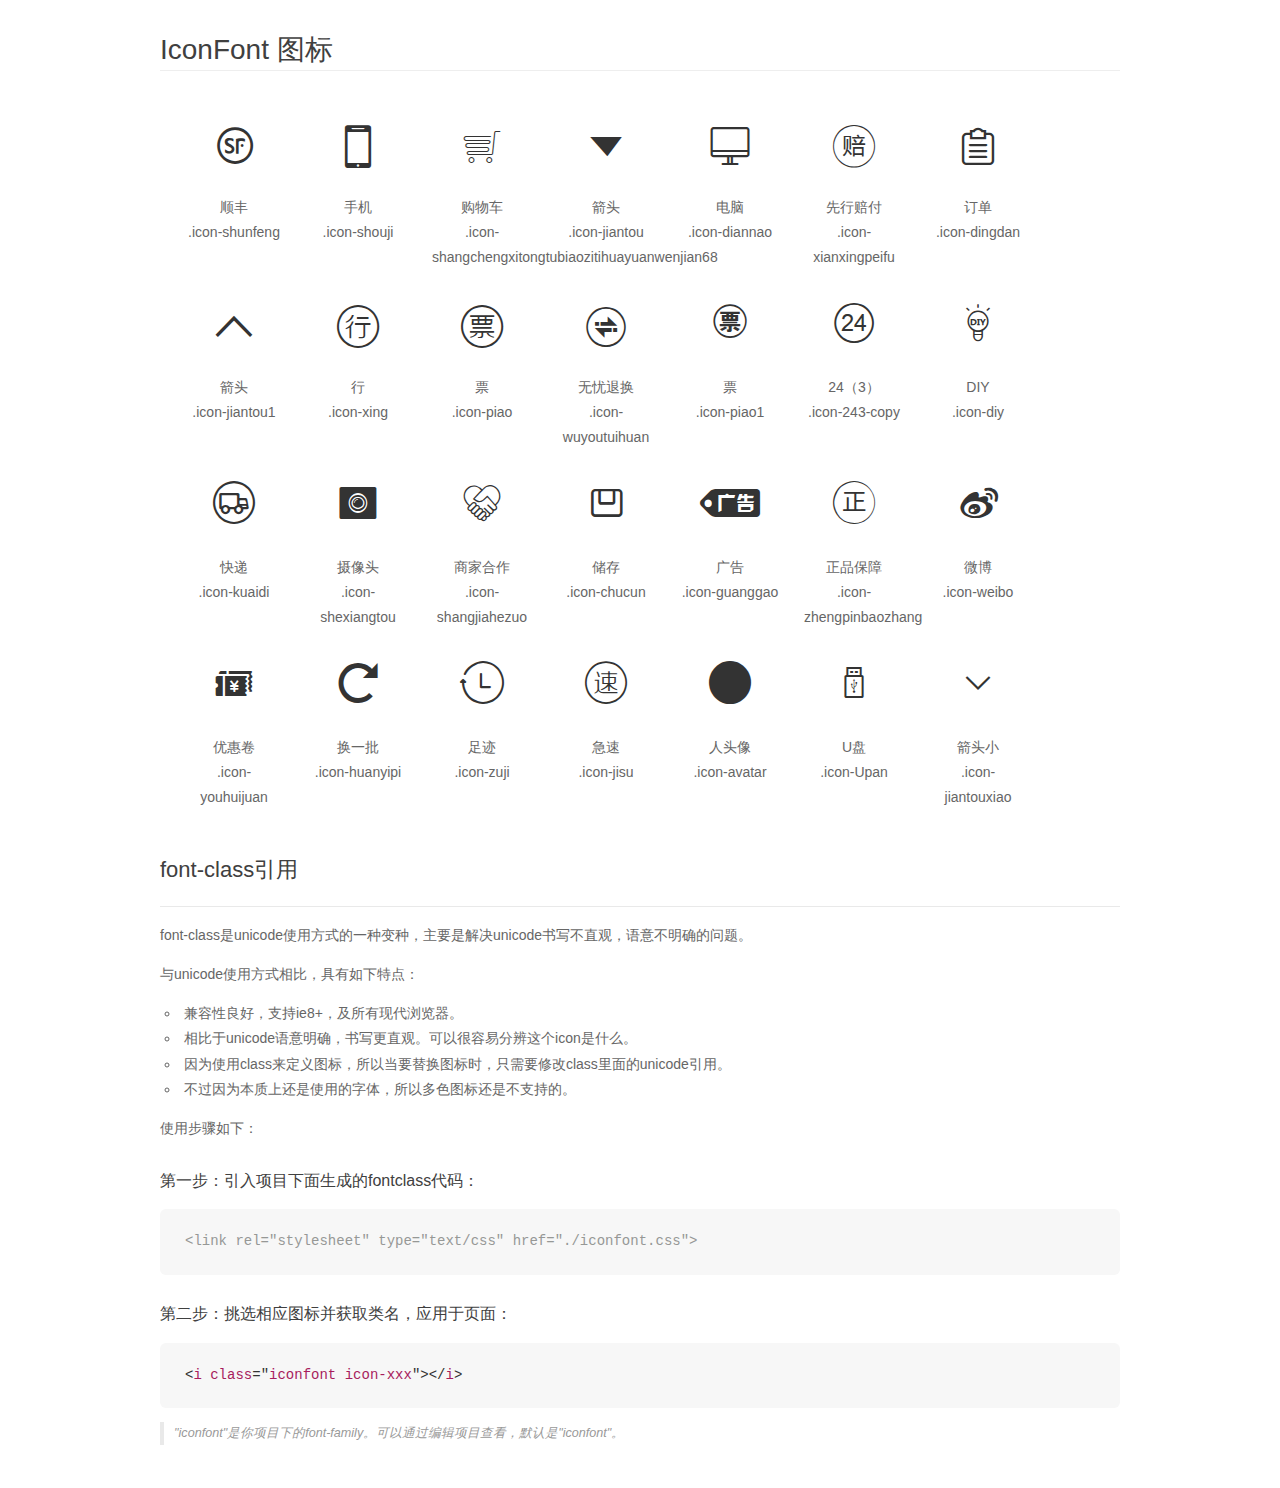
<file: ZOL商城/css/demo_fontclass.html>
<!DOCTYPE html>
<html>
<head>
    <meta charset="utf-8"/>
    <title>IconFont</title>
    <link rel="stylesheet" href="demo.css">
    <link rel="stylesheet" href="iconfont.css">
</head>
<body>
    <div class="main markdown">
        <h1>IconFont 图标</h1>
        <ul class="icon_lists clear">
            
                <li>
                <i class="icon iconfont icon-shunfeng"></i>
                    <div class="name">顺丰</div>
                    <div class="fontclass">.icon-shunfeng</div>
                </li>
            
                <li>
                <i class="icon iconfont icon-shouji"></i>
                    <div class="name">手机</div>
                    <div class="fontclass">.icon-shouji</div>
                </li>
            
                <li>
                <i class="icon iconfont icon-shangchengxitongtubiaozitihuayuanwenjian68"></i>
                    <div class="name"> 购物车</div>
                    <div class="fontclass">.icon-shangchengxitongtubiaozitihuayuanwenjian68</div>
                </li>
            
                <li>
                <i class="icon iconfont icon-jiantou"></i>
                    <div class="name">箭头</div>
                    <div class="fontclass">.icon-jiantou</div>
                </li>
            
                <li>
                <i class="icon iconfont icon-diannao"></i>
                    <div class="name">电脑</div>
                    <div class="fontclass">.icon-diannao</div>
                </li>
            
                <li>
                <i class="icon iconfont icon-xianxingpeifu"></i>
                    <div class="name">先行赔付</div>
                    <div class="fontclass">.icon-xianxingpeifu</div>
                </li>
            
                <li>
                <i class="icon iconfont icon-dingdan"></i>
                    <div class="name">订单</div>
                    <div class="fontclass">.icon-dingdan</div>
                </li>
            
                <li>
                <i class="icon iconfont icon-jiantou1"></i>
                    <div class="name">箭头</div>
                    <div class="fontclass">.icon-jiantou1</div>
                </li>
            
                <li>
                <i class="icon iconfont icon-xing"></i>
                    <div class="name">行</div>
                    <div class="fontclass">.icon-xing</div>
                </li>
            
                <li>
                <i class="icon iconfont icon-piao"></i>
                    <div class="name">票</div>
                    <div class="fontclass">.icon-piao</div>
                </li>
            
                <li>
                <i class="icon iconfont icon-wuyoutuihuan"></i>
                    <div class="name">无忧退换</div>
                    <div class="fontclass">.icon-wuyoutuihuan</div>
                </li>
            
                <li>
                <i class="icon iconfont icon-piao1"></i>
                    <div class="name">票</div>
                    <div class="fontclass">.icon-piao1</div>
                </li>
            
                <li>
                <i class="icon iconfont icon-243-copy"></i>
                    <div class="name">24（3）</div>
                    <div class="fontclass">.icon-243-copy</div>
                </li>
            
                <li>
                <i class="icon iconfont icon-diy"></i>
                    <div class="name">DIY</div>
                    <div class="fontclass">.icon-diy</div>
                </li>
            
                <li>
                <i class="icon iconfont icon-kuaidi"></i>
                    <div class="name">快递</div>
                    <div class="fontclass">.icon-kuaidi</div>
                </li>
            
                <li>
                <i class="icon iconfont icon-shexiangtou"></i>
                    <div class="name">摄像头</div>
                    <div class="fontclass">.icon-shexiangtou</div>
                </li>
            
                <li>
                <i class="icon iconfont icon-shangjiahezuo"></i>
                    <div class="name">商家合作</div>
                    <div class="fontclass">.icon-shangjiahezuo</div>
                </li>
            
                <li>
                <i class="icon iconfont icon-chucun"></i>
                    <div class="name">储存</div>
                    <div class="fontclass">.icon-chucun</div>
                </li>
            
                <li>
                <i class="icon iconfont icon-guanggao"></i>
                    <div class="name">广告</div>
                    <div class="fontclass">.icon-guanggao</div>
                </li>
            
                <li>
                <i class="icon iconfont icon-zhengpinbaozhang"></i>
                    <div class="name">正品保障</div>
                    <div class="fontclass">.icon-zhengpinbaozhang</div>
                </li>
            
                <li>
                <i class="icon iconfont icon-weibo"></i>
                    <div class="name">微博</div>
                    <div class="fontclass">.icon-weibo</div>
                </li>
            
                <li>
                <i class="icon iconfont icon-youhuijuan"></i>
                    <div class="name">优惠卷</div>
                    <div class="fontclass">.icon-youhuijuan</div>
                </li>
            
                <li>
                <i class="icon iconfont icon-huanyipi"></i>
                    <div class="name">换一批</div>
                    <div class="fontclass">.icon-huanyipi</div>
                </li>
            
                <li>
                <i class="icon iconfont icon-zuji"></i>
                    <div class="name">足迹</div>
                    <div class="fontclass">.icon-zuji</div>
                </li>
            
                <li>
                <i class="icon iconfont icon-jisu"></i>
                    <div class="name">急速</div>
                    <div class="fontclass">.icon-jisu</div>
                </li>
            
                <li>
                <i class="icon iconfont icon-avatar"></i>
                    <div class="name"> 人头像</div>
                    <div class="fontclass">.icon-avatar</div>
                </li>
            
                <li>
                <i class="icon iconfont icon-Upan"></i>
                    <div class="name">U盘</div>
                    <div class="fontclass">.icon-Upan</div>
                </li>
            
                <li>
                <i class="icon iconfont icon-jiantouxiao"></i>
                    <div class="name">箭头小</div>
                    <div class="fontclass">.icon-jiantouxiao</div>
                </li>
            
        </ul>

        <h2 id="font-class-">font-class引用</h2>
        <hr>

        <p>font-class是unicode使用方式的一种变种，主要是解决unicode书写不直观，语意不明确的问题。</p>
        <p>与unicode使用方式相比，具有如下特点：</p>
        <ul>
        <li>兼容性良好，支持ie8+，及所有现代浏览器。</li>
        <li>相比于unicode语意明确，书写更直观。可以很容易分辨这个icon是什么。</li>
        <li>因为使用class来定义图标，所以当要替换图标时，只需要修改class里面的unicode引用。</li>
        <li>不过因为本质上还是使用的字体，所以多色图标还是不支持的。</li>
        </ul>
        <p>使用步骤如下：</p>
        <h3 id="-fontclass-">第一步：引入项目下面生成的fontclass代码：</h3>


        <pre><code class="lang-js hljs javascript"><span class="hljs-comment">&lt;link rel="stylesheet" type="text/css" href="./iconfont.css"&gt;</span></code></pre>
        <h3 id="-">第二步：挑选相应图标并获取类名，应用于页面：</h3>
        <pre><code class="lang-css hljs">&lt;<span class="hljs-selector-tag">i</span> <span class="hljs-selector-tag">class</span>="<span class="hljs-selector-tag">iconfont</span> <span class="hljs-selector-tag">icon-xxx</span>"&gt;&lt;/<span class="hljs-selector-tag">i</span>&gt;</code></pre>
        <blockquote>
        <p>"iconfont"是你项目下的font-family。可以通过编辑项目查看，默认是"iconfont"。</p>
        </blockquote>
    </div>
</body>
</html>
</file>
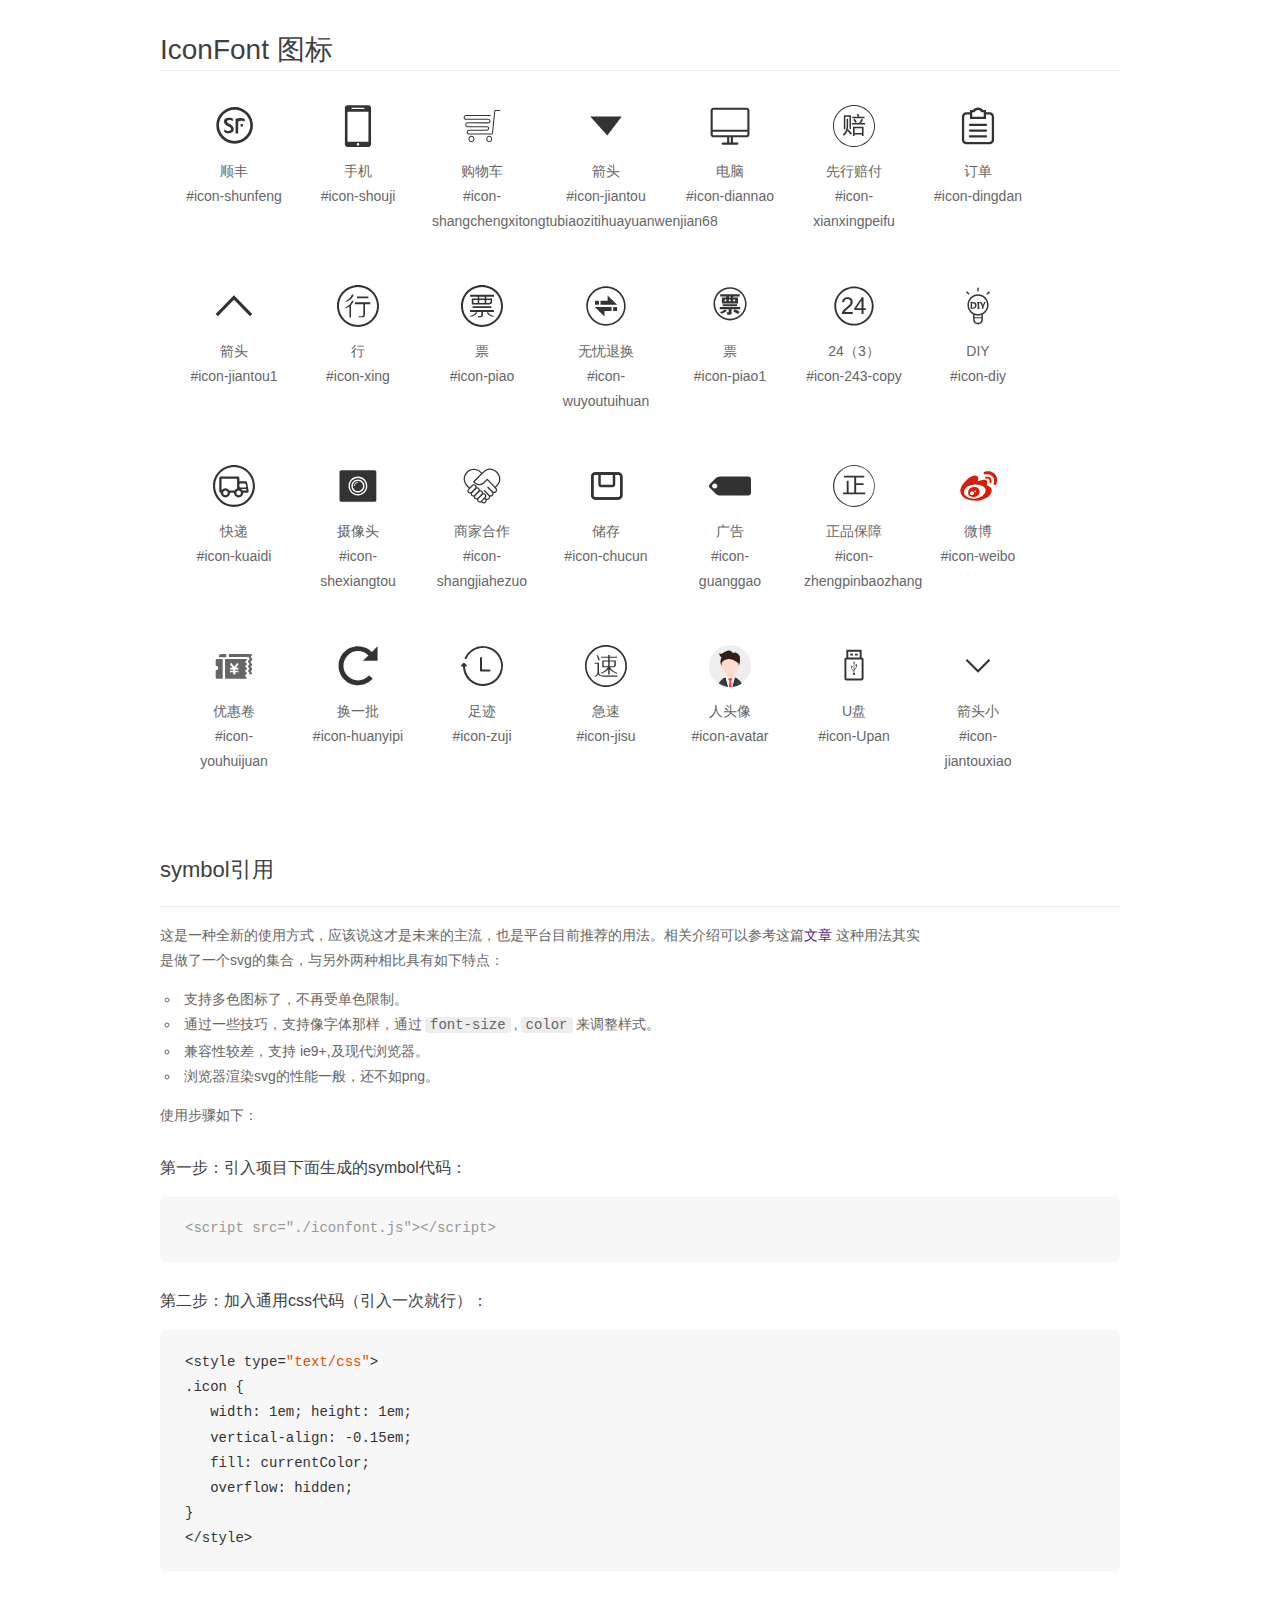
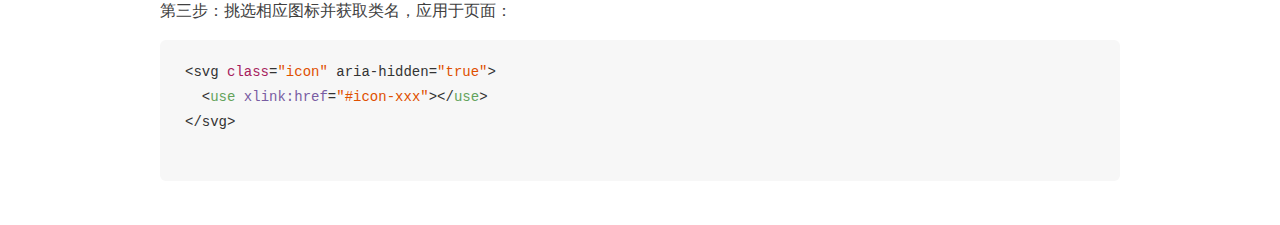
<file: ZOL商城/css/demo_symbol.html>
<!DOCTYPE html>
<html>
<head>
    <meta charset="utf-8"/>
    <title>IconFont</title>
    <link rel="stylesheet" href="demo.css">
    <script src="iconfont.js"></script>

    <style type="text/css">
        .icon {
          /* 通过设置 font-size 来改变图标大小 */
          width: 1em; height: 1em;
          /* 图标和文字相邻时，垂直对齐 */
          vertical-align: -0.15em;
          /* 通过设置 color 来改变 SVG 的颜色/fill */
          fill: currentColor;
          /* path 和 stroke 溢出 viewBox 部分在 IE 下会显示
             normalize.css 中也包含这行 */
          overflow: hidden;
        }

    </style>
</head>
<body>
    <div class="main markdown">
        <h1>IconFont 图标</h1>
        <ul class="icon_lists clear">
            
                <li>
                    <svg class="icon" aria-hidden="true">
                        <use xlink:href="#icon-shunfeng"></use>
                    </svg>
                    <div class="name">顺丰</div>
                    <div class="fontclass">#icon-shunfeng</div>
                </li>
            
                <li>
                    <svg class="icon" aria-hidden="true">
                        <use xlink:href="#icon-shouji"></use>
                    </svg>
                    <div class="name">手机</div>
                    <div class="fontclass">#icon-shouji</div>
                </li>
            
                <li>
                    <svg class="icon" aria-hidden="true">
                        <use xlink:href="#icon-shangchengxitongtubiaozitihuayuanwenjian68"></use>
                    </svg>
                    <div class="name"> 购物车</div>
                    <div class="fontclass">#icon-shangchengxitongtubiaozitihuayuanwenjian68</div>
                </li>
            
                <li>
                    <svg class="icon" aria-hidden="true">
                        <use xlink:href="#icon-jiantou"></use>
                    </svg>
                    <div class="name">箭头</div>
                    <div class="fontclass">#icon-jiantou</div>
                </li>
            
                <li>
                    <svg class="icon" aria-hidden="true">
                        <use xlink:href="#icon-diannao"></use>
                    </svg>
                    <div class="name">电脑</div>
                    <div class="fontclass">#icon-diannao</div>
                </li>
            
                <li>
                    <svg class="icon" aria-hidden="true">
                        <use xlink:href="#icon-xianxingpeifu"></use>
                    </svg>
                    <div class="name">先行赔付</div>
                    <div class="fontclass">#icon-xianxingpeifu</div>
                </li>
            
                <li>
                    <svg class="icon" aria-hidden="true">
                        <use xlink:href="#icon-dingdan"></use>
                    </svg>
                    <div class="name">订单</div>
                    <div class="fontclass">#icon-dingdan</div>
                </li>
            
                <li>
                    <svg class="icon" aria-hidden="true">
                        <use xlink:href="#icon-jiantou1"></use>
                    </svg>
                    <div class="name">箭头</div>
                    <div class="fontclass">#icon-jiantou1</div>
                </li>
            
                <li>
                    <svg class="icon" aria-hidden="true">
                        <use xlink:href="#icon-xing"></use>
                    </svg>
                    <div class="name">行</div>
                    <div class="fontclass">#icon-xing</div>
                </li>
            
                <li>
                    <svg class="icon" aria-hidden="true">
                        <use xlink:href="#icon-piao"></use>
                    </svg>
                    <div class="name">票</div>
                    <div class="fontclass">#icon-piao</div>
                </li>
            
                <li>
                    <svg class="icon" aria-hidden="true">
                        <use xlink:href="#icon-wuyoutuihuan"></use>
                    </svg>
                    <div class="name">无忧退换</div>
                    <div class="fontclass">#icon-wuyoutuihuan</div>
                </li>
            
                <li>
                    <svg class="icon" aria-hidden="true">
                        <use xlink:href="#icon-piao1"></use>
                    </svg>
                    <div class="name">票</div>
                    <div class="fontclass">#icon-piao1</div>
                </li>
            
                <li>
                    <svg class="icon" aria-hidden="true">
                        <use xlink:href="#icon-243-copy"></use>
                    </svg>
                    <div class="name">24（3）</div>
                    <div class="fontclass">#icon-243-copy</div>
                </li>
            
                <li>
                    <svg class="icon" aria-hidden="true">
                        <use xlink:href="#icon-diy"></use>
                    </svg>
                    <div class="name">DIY</div>
                    <div class="fontclass">#icon-diy</div>
                </li>
            
                <li>
                    <svg class="icon" aria-hidden="true">
                        <use xlink:href="#icon-kuaidi"></use>
                    </svg>
                    <div class="name">快递</div>
                    <div class="fontclass">#icon-kuaidi</div>
                </li>
            
                <li>
                    <svg class="icon" aria-hidden="true">
                        <use xlink:href="#icon-shexiangtou"></use>
                    </svg>
                    <div class="name">摄像头</div>
                    <div class="fontclass">#icon-shexiangtou</div>
                </li>
            
                <li>
                    <svg class="icon" aria-hidden="true">
                        <use xlink:href="#icon-shangjiahezuo"></use>
                    </svg>
                    <div class="name">商家合作</div>
                    <div class="fontclass">#icon-shangjiahezuo</div>
                </li>
            
                <li>
                    <svg class="icon" aria-hidden="true">
                        <use xlink:href="#icon-chucun"></use>
                    </svg>
                    <div class="name">储存</div>
                    <div class="fontclass">#icon-chucun</div>
                </li>
            
                <li>
                    <svg class="icon" aria-hidden="true">
                        <use xlink:href="#icon-guanggao"></use>
                    </svg>
                    <div class="name">广告</div>
                    <div class="fontclass">#icon-guanggao</div>
                </li>
            
                <li>
                    <svg class="icon" aria-hidden="true">
                        <use xlink:href="#icon-zhengpinbaozhang"></use>
                    </svg>
                    <div class="name">正品保障</div>
                    <div class="fontclass">#icon-zhengpinbaozhang</div>
                </li>
            
                <li>
                    <svg class="icon" aria-hidden="true">
                        <use xlink:href="#icon-weibo"></use>
                    </svg>
                    <div class="name">微博</div>
                    <div class="fontclass">#icon-weibo</div>
                </li>
            
                <li>
                    <svg class="icon" aria-hidden="true">
                        <use xlink:href="#icon-youhuijuan"></use>
                    </svg>
                    <div class="name">优惠卷</div>
                    <div class="fontclass">#icon-youhuijuan</div>
                </li>
            
                <li>
                    <svg class="icon" aria-hidden="true">
                        <use xlink:href="#icon-huanyipi"></use>
                    </svg>
                    <div class="name">换一批</div>
                    <div class="fontclass">#icon-huanyipi</div>
                </li>
            
                <li>
                    <svg class="icon" aria-hidden="true">
                        <use xlink:href="#icon-zuji"></use>
                    </svg>
                    <div class="name">足迹</div>
                    <div class="fontclass">#icon-zuji</div>
                </li>
            
                <li>
                    <svg class="icon" aria-hidden="true">
                        <use xlink:href="#icon-jisu"></use>
                    </svg>
                    <div class="name">急速</div>
                    <div class="fontclass">#icon-jisu</div>
                </li>
            
                <li>
                    <svg class="icon" aria-hidden="true">
                        <use xlink:href="#icon-avatar"></use>
                    </svg>
                    <div class="name"> 人头像</div>
                    <div class="fontclass">#icon-avatar</div>
                </li>
            
                <li>
                    <svg class="icon" aria-hidden="true">
                        <use xlink:href="#icon-Upan"></use>
                    </svg>
                    <div class="name">U盘</div>
                    <div class="fontclass">#icon-Upan</div>
                </li>
            
                <li>
                    <svg class="icon" aria-hidden="true">
                        <use xlink:href="#icon-jiantouxiao"></use>
                    </svg>
                    <div class="name">箭头小</div>
                    <div class="fontclass">#icon-jiantouxiao</div>
                </li>
            
        </ul>


        <h2 id="symbol-">symbol引用</h2>
        <hr>

        <p>这是一种全新的使用方式，应该说这才是未来的主流，也是平台目前推荐的用法。相关介绍可以参考这篇<a href="">文章</a>
        这种用法其实是做了一个svg的集合，与另外两种相比具有如下特点：</p>
        <ul>
          <li>支持多色图标了，不再受单色限制。</li>
          <li>通过一些技巧，支持像字体那样，通过<code>font-size</code>,<code>color</code>来调整样式。</li>
          <li>兼容性较差，支持 ie9+,及现代浏览器。</li>
          <li>浏览器渲染svg的性能一般，还不如png。</li>
        </ul>
        <p>使用步骤如下：</p>
        <h3 id="-symbol-">第一步：引入项目下面生成的symbol代码：</h3>
        <pre><code class="lang-js hljs javascript"><span class="hljs-comment">&lt;script src="./iconfont.js"&gt;&lt;/script&gt;</span></code></pre>
        <h3 id="-css-">第二步：加入通用css代码（引入一次就行）：</h3>
        <pre><code class="lang-js hljs javascript">&lt;style type=<span class="hljs-string">"text/css"</span>&gt;
.icon {
   width: <span class="hljs-number">1</span>em; height: <span class="hljs-number">1</span>em;
   vertical-align: <span class="hljs-number">-0.15</span>em;
   fill: currentColor;
   overflow: hidden;
}
&lt;<span class="hljs-regexp">/style&gt;</span></code></pre>
        <h3 id="-">第三步：挑选相应图标并获取类名，应用于页面：</h3>
        <pre><code class="lang-js hljs javascript">&lt;svg <span class="hljs-class"><span class="hljs-keyword">class</span></span>=<span class="hljs-string">"icon"</span> aria-hidden=<span class="hljs-string">"true"</span>&gt;<span class="xml"><span class="hljs-tag">
  &lt;<span class="hljs-name">use</span> <span class="hljs-attr">xlink:href</span>=<span class="hljs-string">"#icon-xxx"</span>&gt;</span><span class="hljs-tag">&lt;/<span class="hljs-name">use</span>&gt;</span>
</span>&lt;<span class="hljs-regexp">/svg&gt;
        </span></code></pre>
    </div>
</body>
</html>
</file>
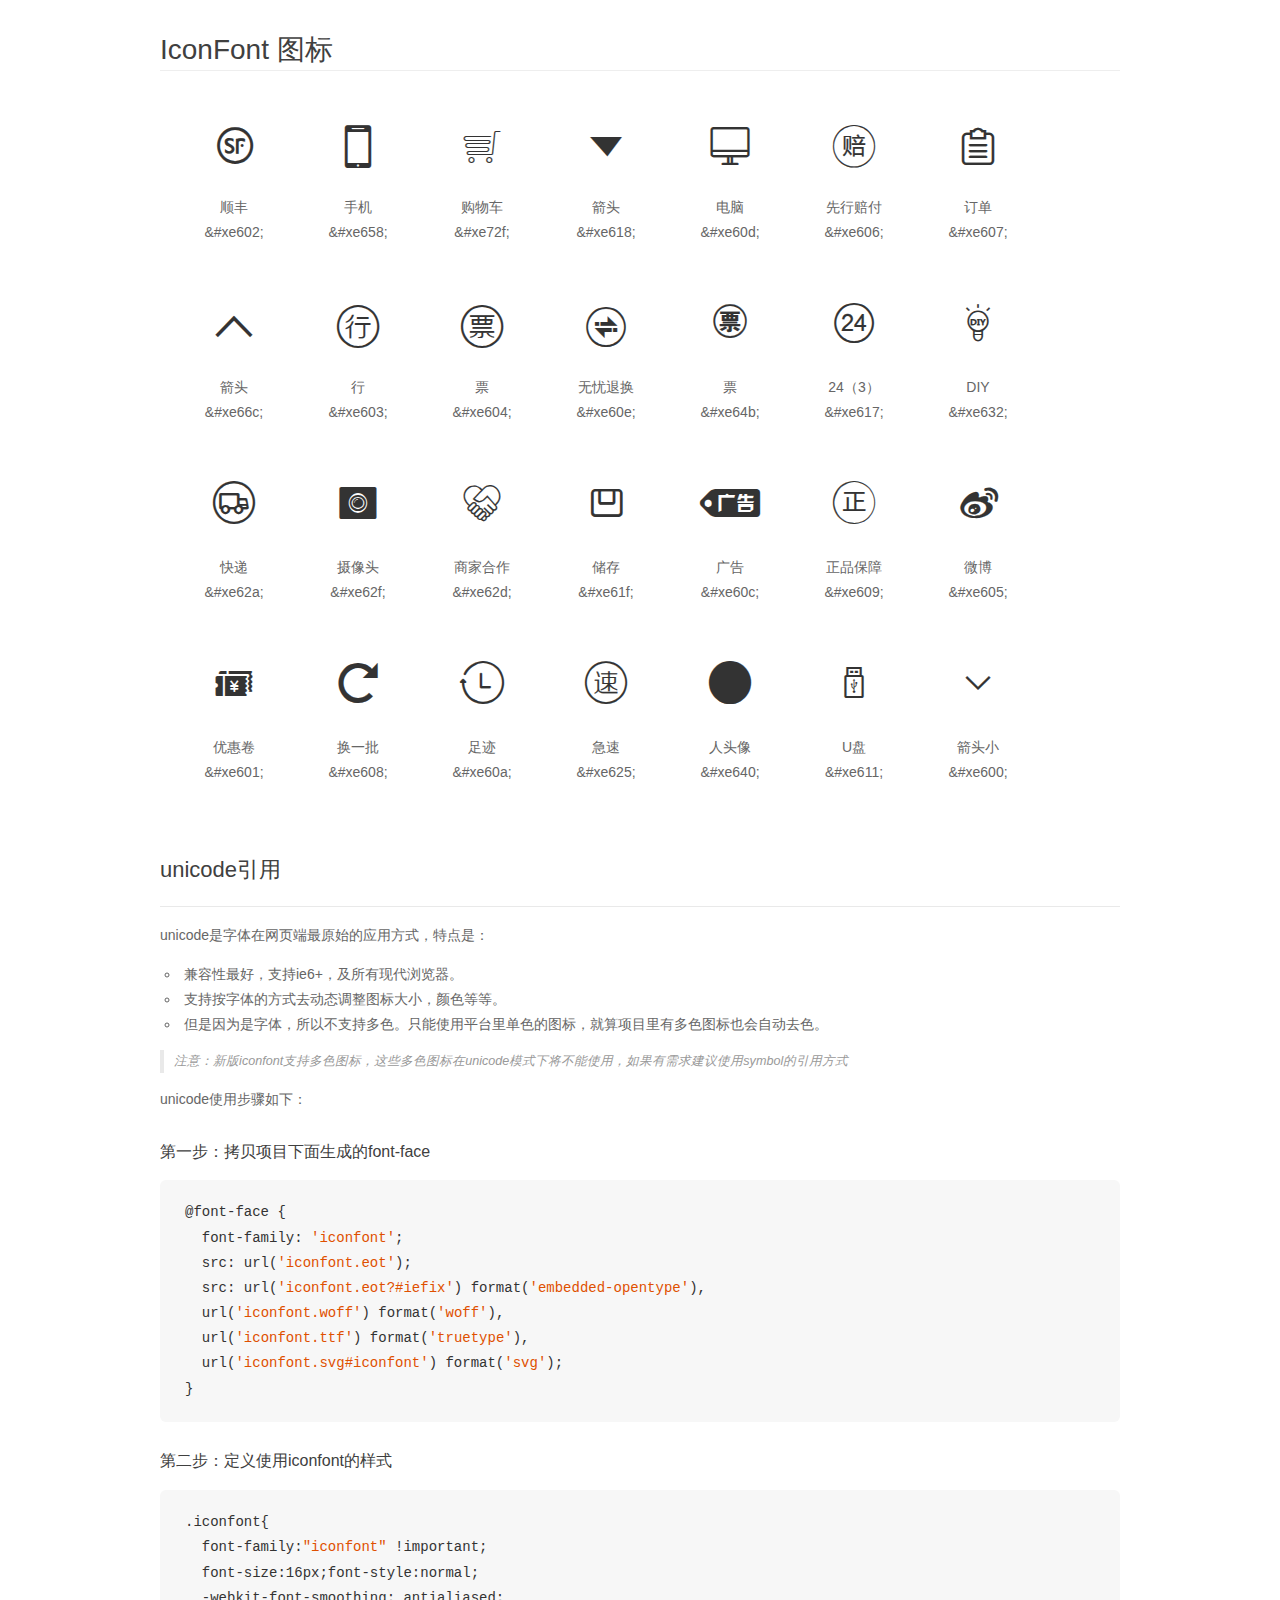
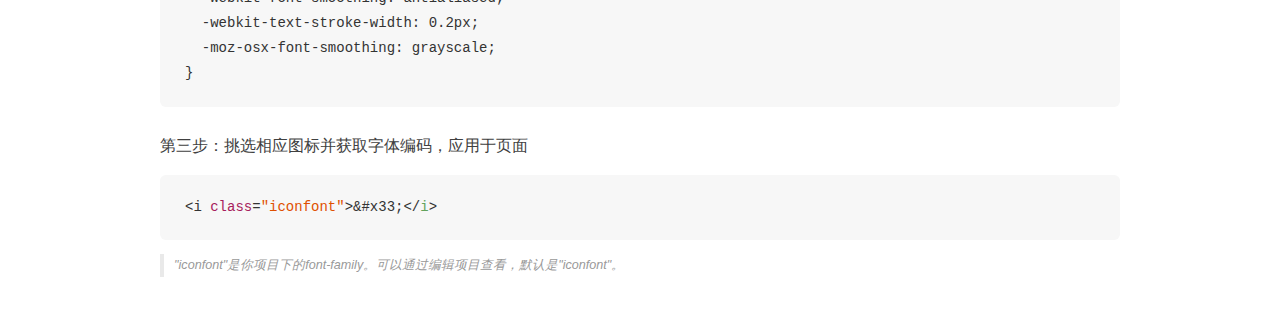
<file: ZOL商城/css/demo_unicode.html>
<!DOCTYPE html>
<html>
<head>
    <meta charset="utf-8"/>
    <title>IconFont</title>
    <link rel="stylesheet" href="demo.css">

    <style type="text/css">

        @font-face {font-family: "iconfont";
          src: url('iconfont.eot'); /* IE9*/
          src: url('iconfont.eot#iefix') format('embedded-opentype'), /* IE6-IE8 */
          url('iconfont.woff') format('woff'), /* chrome, firefox */
          url('iconfont.ttf') format('truetype'), /* chrome, firefox, opera, Safari, Android, iOS 4.2+*/
          url('iconfont.svg#iconfont') format('svg'); /* iOS 4.1- */
        }

        .iconfont {
          font-family:"iconfont" !important;
          font-size:16px;
          font-style:normal;
          -webkit-font-smoothing: antialiased;
          -webkit-text-stroke-width: 0.2px;
          -moz-osx-font-smoothing: grayscale;
        }

    </style>
</head>
<body>
    <div class="main markdown">
        <h1>IconFont 图标</h1>
        <ul class="icon_lists clear">
            
                <li>
                <i class="icon iconfont">&#xe602;</i>
                    <div class="name">顺丰</div>
                    <div class="code">&amp;#xe602;</div>
                </li>
            
                <li>
                <i class="icon iconfont">&#xe658;</i>
                    <div class="name">手机</div>
                    <div class="code">&amp;#xe658;</div>
                </li>
            
                <li>
                <i class="icon iconfont">&#xe72f;</i>
                    <div class="name"> 购物车</div>
                    <div class="code">&amp;#xe72f;</div>
                </li>
            
                <li>
                <i class="icon iconfont">&#xe618;</i>
                    <div class="name">箭头</div>
                    <div class="code">&amp;#xe618;</div>
                </li>
            
                <li>
                <i class="icon iconfont">&#xe60d;</i>
                    <div class="name">电脑</div>
                    <div class="code">&amp;#xe60d;</div>
                </li>
            
                <li>
                <i class="icon iconfont">&#xe606;</i>
                    <div class="name">先行赔付</div>
                    <div class="code">&amp;#xe606;</div>
                </li>
            
                <li>
                <i class="icon iconfont">&#xe607;</i>
                    <div class="name">订单</div>
                    <div class="code">&amp;#xe607;</div>
                </li>
            
                <li>
                <i class="icon iconfont">&#xe66c;</i>
                    <div class="name">箭头</div>
                    <div class="code">&amp;#xe66c;</div>
                </li>
            
                <li>
                <i class="icon iconfont">&#xe603;</i>
                    <div class="name">行</div>
                    <div class="code">&amp;#xe603;</div>
                </li>
            
                <li>
                <i class="icon iconfont">&#xe604;</i>
                    <div class="name">票</div>
                    <div class="code">&amp;#xe604;</div>
                </li>
            
                <li>
                <i class="icon iconfont">&#xe60e;</i>
                    <div class="name">无忧退换</div>
                    <div class="code">&amp;#xe60e;</div>
                </li>
            
                <li>
                <i class="icon iconfont">&#xe64b;</i>
                    <div class="name">票</div>
                    <div class="code">&amp;#xe64b;</div>
                </li>
            
                <li>
                <i class="icon iconfont">&#xe617;</i>
                    <div class="name">24（3）</div>
                    <div class="code">&amp;#xe617;</div>
                </li>
            
                <li>
                <i class="icon iconfont">&#xe632;</i>
                    <div class="name">DIY</div>
                    <div class="code">&amp;#xe632;</div>
                </li>
            
                <li>
                <i class="icon iconfont">&#xe62a;</i>
                    <div class="name">快递</div>
                    <div class="code">&amp;#xe62a;</div>
                </li>
            
                <li>
                <i class="icon iconfont">&#xe62f;</i>
                    <div class="name">摄像头</div>
                    <div class="code">&amp;#xe62f;</div>
                </li>
            
                <li>
                <i class="icon iconfont">&#xe62d;</i>
                    <div class="name">商家合作</div>
                    <div class="code">&amp;#xe62d;</div>
                </li>
            
                <li>
                <i class="icon iconfont">&#xe61f;</i>
                    <div class="name">储存</div>
                    <div class="code">&amp;#xe61f;</div>
                </li>
            
                <li>
                <i class="icon iconfont">&#xe60c;</i>
                    <div class="name">广告</div>
                    <div class="code">&amp;#xe60c;</div>
                </li>
            
                <li>
                <i class="icon iconfont">&#xe609;</i>
                    <div class="name">正品保障</div>
                    <div class="code">&amp;#xe609;</div>
                </li>
            
                <li>
                <i class="icon iconfont">&#xe605;</i>
                    <div class="name">微博</div>
                    <div class="code">&amp;#xe605;</div>
                </li>
            
                <li>
                <i class="icon iconfont">&#xe601;</i>
                    <div class="name">优惠卷</div>
                    <div class="code">&amp;#xe601;</div>
                </li>
            
                <li>
                <i class="icon iconfont">&#xe608;</i>
                    <div class="name">换一批</div>
                    <div class="code">&amp;#xe608;</div>
                </li>
            
                <li>
                <i class="icon iconfont">&#xe60a;</i>
                    <div class="name">足迹</div>
                    <div class="code">&amp;#xe60a;</div>
                </li>
            
                <li>
                <i class="icon iconfont">&#xe625;</i>
                    <div class="name">急速</div>
                    <div class="code">&amp;#xe625;</div>
                </li>
            
                <li>
                <i class="icon iconfont">&#xe640;</i>
                    <div class="name"> 人头像</div>
                    <div class="code">&amp;#xe640;</div>
                </li>
            
                <li>
                <i class="icon iconfont">&#xe611;</i>
                    <div class="name">U盘</div>
                    <div class="code">&amp;#xe611;</div>
                </li>
            
                <li>
                <i class="icon iconfont">&#xe600;</i>
                    <div class="name">箭头小</div>
                    <div class="code">&amp;#xe600;</div>
                </li>
            
        </ul>
        <h2 id="unicode-">unicode引用</h2>
        <hr>

        <p>unicode是字体在网页端最原始的应用方式，特点是：</p>
        <ul>
        <li>兼容性最好，支持ie6+，及所有现代浏览器。</li>
        <li>支持按字体的方式去动态调整图标大小，颜色等等。</li>
        <li>但是因为是字体，所以不支持多色。只能使用平台里单色的图标，就算项目里有多色图标也会自动去色。</li>
        </ul>
        <blockquote>
        <p>注意：新版iconfont支持多色图标，这些多色图标在unicode模式下将不能使用，如果有需求建议使用symbol的引用方式</p>
        </blockquote>
        <p>unicode使用步骤如下：</p>
        <h3 id="-font-face">第一步：拷贝项目下面生成的font-face</h3>
        <pre><code class="lang-js hljs javascript">@font-face {
  font-family: <span class="hljs-string">'iconfont'</span>;
  src: url(<span class="hljs-string">'iconfont.eot'</span>);
  src: url(<span class="hljs-string">'iconfont.eot?#iefix'</span>) format(<span class="hljs-string">'embedded-opentype'</span>),
  url(<span class="hljs-string">'iconfont.woff'</span>) format(<span class="hljs-string">'woff'</span>),
  url(<span class="hljs-string">'iconfont.ttf'</span>) format(<span class="hljs-string">'truetype'</span>),
  url(<span class="hljs-string">'iconfont.svg#iconfont'</span>) format(<span class="hljs-string">'svg'</span>);
}
</code></pre>
        <h3 id="-iconfont-">第二步：定义使用iconfont的样式</h3>
        <pre><code class="lang-js hljs javascript">.iconfont{
  font-family:<span class="hljs-string">"iconfont"</span> !important;
  font-size:<span class="hljs-number">16</span>px;font-style:normal;
  -webkit-font-smoothing: antialiased;
  -webkit-text-stroke-width: <span class="hljs-number">0.2</span>px;
  -moz-osx-font-smoothing: grayscale;
}
</code></pre>
        <h3 id="-">第三步：挑选相应图标并获取字体编码，应用于页面</h3>
        <pre><code class="lang-js hljs javascript">&lt;i <span class="hljs-class"><span class="hljs-keyword">class</span></span>=<span class="hljs-string">"iconfont"</span>&gt;&amp;#x33;<span class="xml"><span class="hljs-tag">&lt;/<span class="hljs-name">i</span>&gt;</span></span></code></pre>

        <blockquote>
        <p>"iconfont"是你项目下的font-family。可以通过编辑项目查看，默认是"iconfont"。</p>
        </blockquote>
    </div>


</body>
</html>
</file>
<file: ZOL商城/css/iconfont.css>
@font-face {font-family: "iconfont";
  src: url('iconfont.eot?t=1498715241082'); /* IE9*/
  src: url('iconfont.eot?t=1498715241082#iefix') format('embedded-opentype'), /* IE6-IE8 */
  url('iconfont.woff?t=1498715241082') format('woff'), /* chrome, firefox */
  url('iconfont.ttf?t=1498715241082') format('truetype'), /* chrome, firefox, opera, Safari, Android, iOS 4.2+*/
  url('iconfont.svg?t=1498715241082#iconfont') format('svg'); /* iOS 4.1- */
}

.iconfont {
  font-family:"iconfont" !important;
  font-size:16px;
  font-style:normal;
  -webkit-font-smoothing: antialiased;
  -moz-osx-font-smoothing: grayscale;
}

.icon-shunfeng:before { content: "\e602"; }

.icon-shouji:before { content: "\e658"; }

.icon-shangchengxitongtubiaozitihuayuanwenjian68:before { content: "\e72f"; }

.icon-jiantou:before { content: "\e618"; }

.icon-diannao:before { content: "\e60d"; }

.icon-xianxingpeifu:before { content: "\e606"; }

.icon-dingdan:before { content: "\e607"; }

.icon-jiantou1:before { content: "\e66c"; }

.icon-xing:before { content: "\e603"; }

.icon-piao:before { content: "\e604"; }

.icon-wuyoutuihuan:before { content: "\e60e"; }

.icon-piao1:before { content: "\e64b"; }

.icon-243-copy:before { content: "\e617"; }

.icon-diy:before { content: "\e632"; }

.icon-kuaidi:before { content: "\e62a"; }

.icon-shexiangtou:before { content: "\e62f"; }

.icon-shangjiahezuo:before { content: "\e62d"; }

.icon-chucun:before { content: "\e61f"; }

.icon-guanggao:before { content: "\e60c"; }

.icon-zhengpinbaozhang:before { content: "\e609"; }

.icon-weibo:before { content: "\e605"; }

.icon-youhuijuan:before { content: "\e601"; }

.icon-huanyipi:before { content: "\e608"; }

.icon-zuji:before { content: "\e60a"; }

.icon-jisu:before { content: "\e625"; }

.icon-avatar:before { content: "\e640"; }

.icon-Upan:before { content: "\e611"; }

.icon-jiantouxiao:before { content: "\e600"; }
</file>
<file: ZOL商城/css/zol.css>
#banner {
	width: 100%;
	height: 29px;
	background: #f5f5f5;
	border-bottom: 1px solid #e6e6e6;
}

.banner_inner {
	width: 1200px;
	height: 30px;
	margin: 0 auto;
	line-height: 30px;
	text-align: center;
}

.login-info {
	width: 304px;
	float: left;
	position: absolute;
	
}

.login-info span {
	margin-right: 17px;
}

.login-info .font-color {
	color: #666;
}

.login-info span a {
	color: blue;
}

.login-info span:hover a {
	color: red
}

.list {
	width: 660px;
	height: 29px;
	float: right;
	position: relative;
	left: 5px;
}

.list li {
	width: 77px;
	float: left;
	z-index: 2;
}

.li-buy {
	width: 77px;
	height: 29px;
	font-family: "iconfont" !important;
	font-style: normal;
	-webkit-font-smoothing: antialiased;
	-moz-osx-font-smoothing: grayscale;
	position: relative;	
	border: 1px solid #f5f5f5;
	border-top: 0;
	border-bottom: 0;
}
.li-buy:hover {
	border-color: #ccc;
	width:77px;
	height: 30px;
	line-height: 30px;
	background: #fff;
}
.li-buy a {
	text-decoration: none;
	color: #666;
	position:absolute;
	left:10px;	
}
.li-buy:hover a{
	color:#666 ;
	position:absolute;
	left: 10px;
}
.li-buy span{
	position:absolute;
	top: 0;
	right:5px;
	cursor: pointer;
}
.li-buy:hover span{
	position: absolute;
	top: 0;
	right: 5px;
	display: block;
	-webkit-transform:rotate(180deg);
	transition:all 0.2s ease 0s;
	
}

.focus-none{width: 110px;
	height: 60px;
	background: #fff;
	display: none;
	position:absolute;
	top: 30px;
	left: -1px;
	border: 1px solid #ccc;
	border-top: 0px;
	
}
.focus-none p{text-indent: -28px;
	cursor: pointer;
}

.phone{float: left;
	position: absolute;
	top:8px;
	left: 6px;
}

.code{
	width: 170px;
	height: 170px;
	border:1px solid #ccc;
	position: absolute;
	top: 30px;
	left: -1px;
	border-top: 0px;
	text-align: center;
	display: none;
	background: #fff;
}
.code img{
	position: absolute;
	top: 0;
	left: 0;
	bottom: 0;
	right: 0;
	margin: auto;	
}

.custom{
	width: 100px;
	height: 35px;
	line-height: 35px;
	border:1px solid #ccc;
	border-top: 0px;
	position: absolute;
	top: 30px;
	right: -1px;
	display: none;
}

#hint {
	text-align: center;
	margin: 0 auto -20px;
	width: 1200px;
	padding: 10px;
}

#hint a {
	margin: 0 auto;
	color: #134ba0;
}

#hint a:hover {
	color: red;
}

#right{
	width: 37px;
	height: 100%;
	background: #4c4c4c;
	position: fixed;
	right: 0;
	color:#fff;
	z-index: 5;	
}

.tabbox{
	position: absolute;
	top: 15%;
	width: 37px;
	height: 380px;
	font-size: 20px;
}

.tabbox li{
	cursor: pointer;
	width: 37px;
	height: 37px;
	margin-top: 15px;
	text-align: center;
	line-height: 37px;
}

.tabbox div{
	position: absolute;
	top: 15px;
	right: 0px;
	width: 70px;
	font-size: 14px;
	background: red;
	display: none;
}

.cial{
	position: absolute;
	top: 30%;
	left:15px;
	width: 15px;
	height: 15px;
	border-radius: 50%;
	background: red;
	color: #fff;
	font-size: 12px;
	line-height: 15px;
	text-align: center;
}

#right p{
	position: absolute;
	bottom: 37px;
	width: 37px;
	font-size: 13px;
	text-align: center;
	cursor: pointer;
}

#right .top-arrow{
	position: absolute;
	bottom: 0%;
	width: 37px;
	height: 37px;
	text-align: center;
	line-height: 37px;
	cursor: pointer;
}
.top-arrow:hover{
	background: red;
}


#header{
	margin: 0 auto;
	width: 1200px;
	height: 92px;
	padding: 25px 0 0;
	position: relative;
	/*min-width: 1200px;*/
}
#header .logo{
	float:left;
}

.logo img{
	width: 180px;
	height: 50px;
	background-repeat: no-repeat;
}

.logo-right-box{
	margin-left:10px;
	float: left;
	width: 162px;
	height: 50px;
	border-left: 1px solid #eee;
	position: relative;
	z-index: 2;
		
}

.city-location{
	display: inline-block;
	height: 35px;
	position: relative;
	border-style: solid;
	border-color: transparent;
	color: #666;
	font-size: 16px;
}

.city-name{
	cursor: pointer;
	display: block;
	text-indent: 10px;
	height: 35px;
	line-height: 35px;
	width: 75px;
	border: 1px solid #fff;
	border-left: 0;
	border-bottom: 1px solid #FFFFFF;
	position: absolute;
	top: -3px;
	left: -3px;
	z-index: 16;
	background: #fff;
}

.city-name .iconfont{
	font-size: 13px;
	color: #666;
	position: absolute;
	right: 6px;
	text-align: center;
	line-height: 35px;
}

.explain img{
	position: absolute;
	left: 5px;
	top: 33px;
	z-index: -1;
}

.list-city{
	display: none;
	width: 180px;
	height: 95px;
	border: 1px solid #eee;
	font-size: 12px;
	background: #fff;
	position: absolute;
	left: -4px;
	top: 33px;
	z-index: 1;
}

.list-city li{
	width:40px;
	height: 20px;
	float: left;
	margin-top: 9px;
	margin-left: 15px;
	text-align: center;
	line-height: 20px;
																	
}

.list-city li a{
	text-decoration: none;
}
.list-city li:hover{
	width:40px;
	height: 20px;
	background: #eee;
}

.active a{
	display: block;
	width: 40px;
	height: 23px;
	background: red;
	color: #fff;
	text-align: center;
	line-height: 23px;
}
.nationwide{
	background: red;
	width: 40px;
	height: 20px;
	line-height: 20px;
}

.nationwide a{
	color:#fff;
}
.search-box{
	width: 536px;
	height: 61px;
	position: relative;
	left: 400px;
	top: 10px;
	/*z-index: -1;*/
	/*background: red;*/
}
.search{
	width: 536px;
	height: 32px;
	border: 2px solid #c40000;
	z-index: 3;
	
}

.search-box-list{
	position: absolute;	
	top: 42px;
	/*bottom: 5px;*/
	left: 0px;
}

.search-box-list li{
	float: left;
	margin-right: 20px;
}

.input-text{
/*	z-index: 0;*/
	width: 446px;
	height: 30px;
	position: absolute;
	top: 2px;
	left: 2px;
	outline: none;
	border: none;
	text-indent: 10px;
}

.input-button{
	cursor: pointer;
	width: 90px;
	height: 33px;
	text-align: center;
	line-height: 33px;
	position: absolute;
	top: 1px;
	right: -2px;
	border: none;
	outline: none;
	background: #C40000;
	color: #fff;
	font-size: 16px;
}

.ad-div{
	width: 180px;
	height: 60px;
	position: absolute;
	top: 26px;
	right: 0;
	/*z-index: -1;*/
}

#nav-box{
	position: relative;
	top: 30px;
	z-index: 1;
	/*zoom: 1;*/
	margin: 0 auto;
	padding: 0 0 2px 200px;
	width: 1000px;
	border-bottom: 2px solid #ce1a1b;
}

.category-nav-container{
	position: absolute;
	top: -30px;
	left: 0;
	width: 200px;
}

.category-nav-title{
	height: 34px;
	background: #ce1a1b;
	color: #fff;
	font-size: 14px;
	text-align: center;
	line-height: 34px;
}

.category-nav-menu{
	position: relative;
	width: 200px;
	height: 450px;
	background: #b1191a;
	/*left: 0px;*/
}

.nav-menu-container{
	/*position: relative;*/
}
.nav-menu-container li{
	float: left;
    width: 165px;
    border-top: 1px solid #bd3b3c;
    border-left: 1px solid #b1191a;
    height: 63px;
    padding-left: 34px;
}

.nav-menu-li{
	height: 30px;
	line-height: 30px;
	font-size: 14px;
	color: #fff;
	position: relative;
	margin-top: 5px;
}

.nav-menu-li .nav-menu-boult{
	display: block;
	color:#fff;
	position: absolute;
	top: 0px;
	right: 12px;
	font-weight: 900;
}
.contain{
	height: 20px;
	line-height: 20px;
}

.contain a{
	/*text-decoration: none;*/
	color: #fff;
}

.nav-menu-li .iconfont{
	color: #e0a3a3;
	position: absolute;
    left: -25px;
    top: 0px;
    height: 15px;
    width: 15px;
}
    
.clearfix{
	width: 1000px;
	box-sizing: border-box;
	display: none;
	background:#fff;
	height: 450px;
	position: absolute;
	top: 0px;
	left: 200px;
	/*top: -56px;*/
	border-left: 1px solid #FFFFFF;
	border-right: 1px solid #ce1a1b;
	border-bottom: 1px solid #ce1a1b;
}


.clearfix .clearfix-list-title .iconfont{
	font-size: 25px;
	margin-left: 10px;
	line-height: 25px;
	/*text-decoration: none;*/
}
.clearfix-list-title{
	float: left;
    width: 746px;
    /*min-height: 368px;*/
    padding-bottom: 80px;
    position: relative;
   /* background: red;*/
    height: 25px;
}
.clearfix-list-title dt dd{
	color: #1fb886;
	float: left;
	/*margin-right: 20px;*/
	padding: 20px 15px 5px 5px;
	
}
.clearfix-list-title dt a{
	display: block;
/*	text-indent: 5px;*/
	text-decoration: none;
	font-weight: 900;
	color: #1fb886;
	font-size: 12px;
	text-indent: 10px;
}

.clearfix-list-title dd a{
	/*text-indent: 5px;*/
	text-align: center;
	color: #1fb886;
	font-size: 12px;
	line-height: 25px;
	text-decoration: none;
}

.clearfix-dl-first dt dd{
	float: left;
}	
.nav-box-list{
	position: absolute;
	top: -30px;
}
.nav-box-list li{
	float: left;
	line-height: 34px;
	font-size: 16px;
	padding:0 20px;
}

.nav-box-list li a{
	text-decoration: none;
}

.nav-tips a{
	position: absolute;
	top: -30px;
	right: 0;
	font-size: 16px;
	color: #f33;
	line-height: 34px;
	text-decoration: none;
}

.nav-tips:hover a{
	color: #cc0000;
	
}

#version{
	position: relative;
	top: 40px;
	margin: 0 auto;
	width: 1200px;
	/*overflow: hidden;*/
	height: 100%;
	/*background:red;*/
	/*z-index: -2;*/
}
.version-top{
	position: relative;
	width: 1200px;
	height: 440px;
}
.version-right{
	width: 740px;
	height: 440px;
	/*background: yellow;*/
	position: relative;
	left: 210px;
	/*top: 40px;*/
}

.version-right-roll{
	width:740px;
	height: 290px;
	position: absolute;
	/*background: blueviolet;*/
	overflow: hidden;
}

.right-roll-lunbotu{
	
	/*height: 290px;*/
	position: absolute;
	
}

.right-roll-lunbotu li,.right-roll-lunbotu img{
	background: blueviolet;
	width:740px;
	height: 290px;
}

.right-roll-lunbotu li{
	float: left;	
}

.right-roll-num{
	height: 20px;
	position: absolute;
	right: 10px;
	bottom: 20px;
	
}

.right-roll-num li{
	cursor: pointer;
	width: 20px;
	height: 20px;
	border-radius: 50%;
	background: #32005a;
	color: #fff;
	text-align: center;
	line-height: 20px;
	margin-left: 5px;
	margin-bottom: 10px;
	float: left;
	
	
}
.right-roll-num li.active{
	background: red;
}

.prev,.next{
	cursor: pointer;
	display: block;
	width: 40px;
	height: 65px;
	color: #fff;
	/*background:#32005a;*/
	/*opacity: 0.5;*/
	text-align: center;
	line-height: 65px;
	font-size: 35px;
	position: absolute;
	top: 35%;
}
.prev:hover{
	background:#32005a;
	/*opacity: 0.2;*/
}

.next:hover{
	background:#32005a;
}

.prev{
	
	left: 0;
}

.next{
	right: 0;
}
.version-right-list{
	margin: -1px 0 0 0px;
	position: absolute;
	bottom: 0;
}
.version-right-list li{
	display: inline;
    float: left;
    width: 168px;
    height: 149px;
    padding-left: 16px;
    border: 1px solid #e6e6e6;
    /*text-align: right;*/
    margin-left: -1px;
    
}

.version-right-list li h5{
	height: 24px;
	line-height: 24px;
	font-size: 16px;
	margin-top: 10px;
	/*overflow: hidden;*/	
}
.version-right-list li h5 a{
	color: black;
	text-decoration: none;
	
}

.version-right-list li p{
	height: 22px;
    line-height: 22px;
    font-size: 14px;
    color: #d33f3f;
    /*overflow: hidden;*/
}

.version-right-list .pic{
	display: inline-block;
    /*width: 120px;*/
    /*height: 90px;*/
    position: absolute;
    /*left: 50px;*/
    /*transition: 0.5s all ease;
    -webkit-transition: 0.5s all ease;*/
	
}
/*.version-right-list .pic img:hover{
	position: absolute;
	left: 42px;
}*/
.version-right-list .pic img{
	position: absolute;
	left: 48px;
	
}
.version-left{
	position: absolute;
	top: 0;
	right: 0;
	width: 240px;
	height: 439px;
}
.version-left a img{
	width: 240px;
	height: 218px;
	padding: 0 0 1px 3px;
}


/*全国团购*/
.ztuan-section{
	position: relative;
	padding: 15px 0 0 0;
	width: 1200px;
	height: 261px;	
}

.ztuan-section h2{
	text-indent: 10px;
	height: 25px;
	border-left: 5px solid red;
	font-size: 25px;
	line-height: 25px;
	/*overflow: hidden;*/
}

.ztuan-list{
	float: right;
	margin-top: -12px;
}
.ztuan-list li{
	margin-top:-3px;
	float: left;
	padding: 0 15px;
	line-height: 1px;
	height: 15px;
	line-height: 15px;
	border-right: 1px solid #CCCCCC;	
}
.module-title .title{
	position: absolute;
	float: left;
    padding-left: 15px;
    line-height: 44px;
    font-size: 24px;
    font-weight: normal;
}

.ztuan-section-list li{
	float: left;
	width: 298px;
    height: 213px;
    padding-bottom: 2px;
    border: 1px solid #ededed;
    margin-left: -1px;
    margin-top: 12px;
}
.ztuan-section-list li:hover{
	border-bottom:3px solid #ce1a1b;
}
.ztuan-section-list	img{
	width: 298px;
	height: 180px;
}
/*倒计时*/
.countdown{
	width: 298px;
	height: 32px;
    line-height: 32px;
    text-align: center;
}
.countdown span{
	color: red;
	font-size: 15px;
}

/*顶部悬浮*/
#top-suspend{
	width: 100%;
	height: 50px;
	background:#fff;
	position: fixed;
	bottom: 0;
	z-index: 9999;
	display: none;
	top: 0;
	border-bottom: 1px solid #ededed;
	box-shadow: 0 1px 5px rgba(0, 0, 0, .1);
}
.top-suspend-center{
	min-height: 1200px;
	width: 1200px;
	height: 100%;
	margin: 0 auto;
	/*background:red;*/
}
.top-suspend-center img{
	position: absolute;
	top: 10px;
}

.ceiling-buyer-info{
	float: right;
}
.ceiling-buyer-info a{
	text-decoration: none;
}
.ceiling-buyer-info .shop-car{
	position: relative;
	top: -18px;
	left: 50px;
	font-size: 12px;
	margin-right:70px;
}

/*1F 手机通讯  2F电脑数码  3F数码摄影*/
#computer-section,#computer-section1,#computer-section2{
	width: 1200px;
	margin: 0 auto;
	/*height: 45px;*/
	position: relative;
	top: 15px;
	/*background: red;*/
}
.module-title,.module-title1,.module-title2{
	margin: 0 auto;
}

.module-title h2,.module-title1 h2,.module-title2 h2{
	text-indent: 10px;
	border-left: 5px solid red;
	font-size: 25px;
	height: 25px;
	line-height: 25px;
}

.computer-region,.computer-region1,.computer-region2{
	width: 1200px;
	margin: 0 auto;
	/*height: 420px;*/
	/*background: red;*/
}

.clearfix1,.clearfix2,.clearfix3{
	width: 1200px;
	height: 420px;
}
.computer-left,.computer-left1,.computer-left2{
	/*background: red;*/
    width: 360px;
    height: 420px;
    position: relative;
    float: left;
    top:10px;
    z-index: 2;
}
.computer-left a img,.computer-left1 a img,.computer-left2 a img{
	
	cursor: pointer;
}
/*右边 轮播图切换*/
.computer-right,.computer-right1,.computer-right2{
    float: right;
    width: 840px;
    height: 420px;
    position: relative;
    /*background: red;*/
    top: 10px;
}

.waretype-tab,.waretype-tab1,.waretype-tab2{
	position: absolute;
	top: -35px;
	left: 1px;
	/*z-index: 2;*/
}
.waretype-tab li.cur,.waretype-tab1 li.cur,.waretype-tab2 li.cur{
    padding-top: 0;
    border-top: 2px solid #ce1a1b;
    height: 34px;   
}
/*tab切换*/
.waretype-tab li,.waretype-tab1 li,.waretype-tab2 li{
    float: left;
    width: 108px;
    text-align: center;
    height: 32px;
    line-height: 32px;
    padding-top: 1px;
    margin-left: -1px;
    border: 1px solid #ededed;
    border-bottom:0;
    font-size: 16px;
    color: #333;
    background-color: #fff;
}
/*切换的内容*/
.computer-right-list,.computer-right-list1,.computer-right-list2{
	/*width: 3400px;*/
	overflow: hidden;
}
.computer-right-list li,.computer-right-list1 li,.computer-right-list2 li{
	float: left;
	width: 839px;
	height: 418px;
	border: 1px solid #ededed;
	border-left: 0;
	/*border-bottom: 0;*/
}

.computer-right-list .box1,.computer-right-list1 .box3,.computer-right-list2 .box5{
	height: 218px;
	overflow: hidden;
	position: relative;
	/*background: red;*/
}
.box1-list1,.box2-list2,.box3-list3{
	position: absolute;
}
.box1-list1 a img,.box2-list2 a img,.box3-list3 a img{
	position: relative;
	float: left;
	width: 838px;
	height: 218px;
	
}
/*上下页按钮*/
.box1-prev,.box1-next,.box2-prev,.box2-next,.box3-prev,.box3-next{
	width: 30px;
	height: 60px;
	color: #ccc;
	position: absolute;
	text-align: center;
	line-height: 60px;
	font-size: 30px;
	cursor: pointer;
	top: 35%;
	display: block;
}
.box1-prev,.box2-prev,.box3-prev{
	left: 0;
}
.box1-next,.box2-next,.box3-next{
	right: 0;
}
.box1-prev:hover{
	background: black;
}
.box2-prev:hover{
	background: black;
}
.box3-prev:hover{
	background: black;
}
.box1-next:hover{
	background: black;
}
.box2-next:hover{
	background: black;
}
.box3-next:hover{
	background: black;
}
/*圆点按钮*/
.box1-list2,.box2-list3,.box3-list4{
	position: absolute;
	bottom: 10px;
	left:45%;
}

.box1-list2 span,.box2-list3 span,.box3-list4 span{
	cursor: pointer;
	margin-left: 10px;
	float: left;
	display: block;
	border-radius: 50%;
	width: 10px;
	height: 10px;	
	background: #ccc;
}
#version .box1-list2 .active1,#version .box2-list3 .active2,#version .box3-list4 .active3{
	background: red;
}
.computer-right-list .box2,.computer-right-list1 .box4,.computer-right-list2 .box6{
	width: 840px;
	height: 198px;
	/*background: blue;*/
}
.computer-right-list .box2 a,.computer-right-list1 .box4 a,.computer-right-list2 .box6 a{
	float: left;
    width: 209px;
    height: 199px;
    border: 1px solid #ededed;
    margin-left: -1px;   
}
.computer-right-list .box2 a img,.computer-right-list1 .box4 a img,.computer-right-list2 .box6 a img{
	width: 209px;
    height: 199px;
}
.computer-right-list .box2 a:hover{
	position: relative;
	border: 1px solid red;
	z-index: 1;
	/*margin-left:0px;*/
}
.computer-right-list1 .box4 a:hover{
	position: relative;
	border: 1px solid red;
	z-index: 1;
	/*margin-left:0px;*/
}
.computer-right-list2 .box6 a:hover{
	position: relative;
	border: 1px solid red;
	z-index: 1;
	/*margin-left:0px;*/
}
#version .product-series,#version .product-series1,#version .product-series2{
	width: 838px;
	height: 420px;
	margin-left: 5px;
}

#version .product-series li,#version .product-series1 li,#version .product-series2 li{
    float: left;
    width: 192px;
    height: 193px;
    border: 1px solid #ededed;
    margin: -1px 0 0 -1px;
    padding: 8px;
    display: block;
}

.product-series .productlia,.product-series1 .productlia,.product-series2 .productlia{
	display: block;
	width: 160px;
	height: 120px;
	margin: 0 auto 3px;
}

.product-series .name,.product-series1 .name,.product-series2 .name{
	height: 40px;
    line-height: 20px;
    font-size: 12px;
    overflow: hidden;
    word-wrap: break-word;
    word-break: break-all;
    font-weight: normal;
    margin-bottom: 5px;
}

.product-series .price,.product-series1 .price,.product-series2 .price{
	font-size: 14px;
	color: #ce1a1b;
}

.computer-region-list,.computer-region-list1,.computer-region-list2{
	padding:3px 4px 3px 4px;
    border: 1px solid #ededed;
    margin-top: 9px;
 	position:relative;
 	height: 62px;
 	/*bottom: -81;*/
}

.computer-region-list li,.computer-region-list1 li,.computer-region-list2 li{
	display: block;
	float: left;
    width: 118px;
    height: 60px;
    border: 1px solid transparent;
    margin-left: -1px;
}
.computer-region-list li:hover{
	
	border: 1px solid #ededed;
}
.computer-region-list1 li:hover{
	
	border: 1px solid #ededed;
}
.computer-region-list2 li:hover{
	
	border: 1px solid #ededed;
}

/*热卖商品*/
.recommend-section{
	width: 1200px;
	margin: 0 auto;
	position: relative;
	height: 356px;
}
.recommend-section .module-title{
	margin-top: 30px;
}
.module-title a{
	text-decoration: none;
	float: right;
	font-size: 14px;
	margin-top: -20px;
}
.module-title a:hover{
	color: #666;
}
.module-title .iconfont{
	color: red;
	font-size: 14px;
}

.recommend-section-list{
	width: 100%;
	margin-top: 10px;
}

.recommend-section-list li{
	float: left;
	margin-left: -1px;
	width: 221px;
	height: 292px;
	border: 1px solid #E6E6E6;
	padding: 9px;
	position: relative;
}
.recommend-section-list li:hover{
	border: 1px solid red;
	margin-left: -1px;
}
.recommend-section-list li .pict{
	height: 220px;
	position: relative;
}
.recommend-section-list li .pict img{
	width: 221px;
	height: 220px;
	
}
.recommend-section-list li h4{
	height: 40px;
    line-height: 20px;
    font-size: 12px;
    overflow: hidden;
    font-weight: normal;
    margin-top: 5px;
}
.recommend-section-list li span{
	font-size: 14px;
    color: #ce1a1b;
   	position: relative;
	top: 5px;
}
   
/*尾部*/
#footer{
	margin: 58px 0 0;
    border-top: 1px solid #d9d9d9;
    /*height: 600px;*/
}
.wrapper{
	width: 1200px;
	margin: 0 auto;
}
.footer-service{
	padding: 30px 0;
	overflow: hidden;
}    
.footer-service li{
	text-indent: -25px;
	position: relative;
    float: left;
    width: 200px;
    height: 50px;
    /*text-align: center;*/
}
.footer-service li a{
	text-decoration: none;
}
.footer-service li a:hover{
	color: #666;
}
.footer-service li a .iconfont{
	color: #1fb886;
}
.footer-service li a .iconfont{
	display: block;
    height: 50px;
    font-size: 44px;
    padding-left: 60px;
    position: relative;
	top: 10px;
	left: -30px;
	float: left;
}
.footer-service li a h3{
	font-size: 16px;
	/*float: left;*/
}
.footer-service li a p{
	font-size: 12px;
	line-height: 30px;
} 
.footer-service-relate{
	width: 1200px;
	border-top: 1px solid #ccc;
	position: relative;
	height: 181px;
}
.footer-service-relate dl{
	position: relative;
	top: 35px;
	width: 175px;
	float: left;
}
#footer .footer-service-relate dl dt{
	font-weight: 900;
	font-size: 14px;
}
#footer .footer-service-relate dl dd{
	font-size: 12px;
	margin-top: 10px;
}
#footer .footer-service-relate :hover a{
	text-decoration: none;
	color: #666;
} 
.footer-service-relate .phone-together{
	width:210px;
	padding: 0 0 0 80px;
}
.phone-together div{
	position: absolute;
	top: -6px;
	left: 29px;
}
.work-together span{
	border-radius: 3px;
	margin-top: 10px;
	cursor: pointer;
	display: block;
	width: 90px;
	height: 30px;
	font-size: 14px;
	background: red;
	color: #fff;
	line-height: 30px;
	text-align: center;
}
.work-together span:hover{
	background: #C40000;
}
.work-together div{
	position: absolute;
	top: -5px;
	left: -16px;
}
/*共有属性*/
.footer-nav-bar{
	padding: 25px 0 30px;
    background: #2d2d2d;
    position: relative;
    top: 20px;	
}
.wrapper{
	width: 1200px;
	margin: 0 auto;
}
.partners p{
	color: #dcdcdc;
	float: left;
}
.partners ul{
	width: 1010px;
	height: 48px;
	position: relative;
	top: -7px;
}
.partners a{
	text-decoration: none;
	float: left;
	text-align: center;
	padding: 0 10px 0 0;
   	margin:0 6px;
	display: block;
	font-size: 12px;
	margin-top: 10px;
	height: 14px;
	line-height: 14px;
	border-right: 1px solid #4C4C4C;
	color: #fff;
} 
.footer-nav{
	margin-top: 10px;
	margin-left: -5px;
}
.footer-nav a{
	text-decoration: none;
   	color: #fff;
   	padding: 0 15px 0 0;
   	margin: 0 5px;
   	text-align: center;
   	/*margin:0 5px;*/
  	border-right: 1px solid #4C4C4C;
} 
.zol-story{
	margin-top: 20px;
	margin-left: -5px;
}
.zol-story a{
	text-decoration: none;
   	/*color: #fff;*/
   	padding: 0 15px 0 0;
   	margin: 0 5px;
   	text-align: center;
   	/*margin:0 5px;*/
  	border-right: 1px solid #4C4C4C;
}
.zol-story a:hover{
	color: #666;
}
.copyright{
	margin:20px 0 45px -16px ;
	/*margin-left: -16px;
	margin-bottom: 45px;
	margin-top: 20px;*/
	padding: 0 0 0 15px;
    color: #666;
}
.copyright p,.copyright a{
	float: left;
	text-decoration: none;
	margin-right: 25px;
	
}
.copyright a:hover{
	color:#666;
	cursor: pointer;
}
.wrapper .advert{
	color: #fff;
	position: relative;
	left: 1150px;
	bottom: -18px;
	cursor: pointer;	
}
</file>
<file: ZOL商城/css/demo.css>
*{margin: 0;padding: 0;list-style: none;}
/*
KISSY CSS Reset
理念：1. reset 的目的不是清除浏览器的默认样式，这仅是部分工作。清除和重置是紧密不可分的。
2. reset 的目的不是让默认样式在所有浏览器下一致，而是减少默认样式有可能带来的问题。
3. reset 期望提供一套普适通用的基础样式。但没有银弹，推荐根据具体需求，裁剪和修改后再使用。
特色：1. 适应中文；2. 基于最新主流浏览器。
维护：玉伯<lifesinger@gmail.com>, 正淳<ragecarrier@gmail.com>
 */

/** 清除内外边距 **/
body, h1, h2, h3, h4, h5, h6, hr, p, blockquote, /* structural elements 结构元素 */
dl, dt, dd, ul, ol, li, /* list elements 列表元素 */
pre, /* text formatting elements 文本格式元素 */
form, fieldset, legend, button, input, textarea, /* form elements 表单元素 */
th, td /* table elements 表格元素 */ {
  margin: 0;
  padding: 0;
}

/** 设置默认字体 **/
body,
button, input, select, textarea /* for ie */ {
  font: 12px/1.5 tahoma, arial, \5b8b\4f53, sans-serif;
}
h1, h2, h3, h4, h5, h6 { font-size: 100%; }
address, cite, dfn, em, var { font-style: normal; } /* 将斜体扶正 */
code, kbd, pre, samp { font-family: courier new, courier, monospace; } /* 统一等宽字体 */
small { font-size: 12px; } /* 小于 12px 的中文很难阅读，让 small 正常化 */

/** 重置列表元素 **/
ul, ol { list-style: none; }

/** 重置文本格式元素 **/
a { text-decoration: none; }
a:hover { text-decoration: underline; }


/** 重置表单元素 **/
legend { color: #000; } /* for ie6 */
fieldset, img { border: 0; } /* img 搭车：让链接里的 img 无边框 */
button, input, select, textarea { font-size: 100%; } /* 使得表单元素在 ie 下能继承字体大小 */
/* 注：optgroup 无法扶正 */

/** 重置表格元素 **/
table { border-collapse: collapse; border-spacing: 0; }

/* 清除浮动 */
.ks-clear:after, .clear:after {
  content: '\20';
  display: block;
  height: 0;
  clear: both;
}
.ks-clear, .clear {
  *zoom: 1;
}

.main {
  padding: 30px 100px;
width: 960px;
margin: 0 auto;
}
.main h1{font-size:36px; color:#333; text-align:left;margin-bottom:30px; border-bottom: 1px solid #eee;}

.helps{margin-top:40px;}
.helps pre{
  padding:20px;
  margin:10px 0;
  border:solid 1px #e7e1cd;
  background-color: #fffdef;
  overflow: auto;
}

.icon_lists{
  width: 100% !important;

}

.icon_lists li{
  float:left;
  width: 100px;
  height:180px;
  text-align: center;
  list-style: none !important;
}
.icon_lists .icon{
  font-size: 42px;
  line-height: 100px;
  margin: 10px 0;
  color:#333;
  -webkit-transition: font-size 0.25s ease-out 0s;
  -moz-transition: font-size 0.25s ease-out 0s;
  transition: font-size 0.25s ease-out 0s;

}
.icon_lists .icon:hover{
  font-size: 100px;
}



.markdown {
  color: #666;
  font-size: 14px;
  line-height: 1.8;
}

.highlight {
  line-height: 1.5;
}

.markdown img {
  vertical-align: middle;
  max-width: 100%;
}

.markdown h1 {
  color: #404040;
  font-weight: 500;
  line-height: 40px;
  margin-bottom: 24px;
}

.markdown h2,
.markdown h3,
.markdown h4,
.markdown h5,
.markdown h6 {
  color: #404040;
  margin: 1.6em 0 0.6em 0;
  font-weight: 500;
  clear: both;
}

.markdown h1 {
  font-size: 28px;
}

.markdown h2 {
  font-size: 22px;
}

.markdown h3 {
  font-size: 16px;
}

.markdown h4 {
  font-size: 14px;
}

.markdown h5 {
  font-size: 12px;
}

.markdown h6 {
  font-size: 12px;
}

.markdown hr {
  height: 1px;
  border: 0;
  background: #e9e9e9;
  margin: 16px 0;
  clear: both;
}

.markdown p,
.markdown pre {
  margin: 1em 0;
}

.markdown > p,
.markdown > blockquote,
.markdown > .highlight,
.markdown > ol,
.markdown > ul {
  width: 80%;
}

.markdown ul > li {
  list-style: circle;
}

.markdown > ul li,
.markdown blockquote ul > li {
  margin-left: 20px;
  padding-left: 4px;
}

.markdown > ul li p,
.markdown > ol li p {
  margin: 0.6em 0;
}

.markdown ol > li {
  list-style: decimal;
}

.markdown > ol li,
.markdown blockquote ol > li {
  margin-left: 20px;
  padding-left: 4px;
}

.markdown code {
  margin: 0 3px;
  padding: 0 5px;
  background: #eee;
  border-radius: 3px;
}

.markdown pre {
  border-radius: 6px;
  background: #f7f7f7;
  padding: 20px;
}

.markdown pre code {
  border: none;
  background: #f7f7f7;
  margin: 0;
}

.markdown strong,
.markdown b {
  font-weight: 600;
}

.markdown > table {
  border-collapse: collapse;
  border-spacing: 0px;
  empty-cells: show;
  border: 1px solid #e9e9e9;
  width: 95%;
  margin-bottom: 24px;
}

.markdown > table th {
  white-space: nowrap;
  color: #333;
  font-weight: 600;

}

.markdown > table th,
.markdown > table td {
  border: 1px solid #e9e9e9;
  padding: 8px 16px;
  text-align: left;
}

.markdown > table th {
  background: #F7F7F7;
}

.markdown blockquote {
  font-size: 90%;
  color: #999;
  border-left: 4px solid #e9e9e9;
  padding-left: 0.8em;
  margin: 1em 0;
  font-style: italic;
}

.markdown blockquote p {
  margin: 0;
}

.markdown .anchor {
  opacity: 0;
  transition: opacity 0.3s ease;
  margin-left: 8px;
}

.markdown .waiting {
  color: #ccc;
}

.markdown h1:hover .anchor,
.markdown h2:hover .anchor,
.markdown h3:hover .anchor,
.markdown h4:hover .anchor,
.markdown h5:hover .anchor,
.markdown h6:hover .anchor {
  opacity: 1;
  display: inline-block;
}

.markdown > br,
.markdown > p > br {
  clear: both;
}


.hljs {
  display: block;
  background: white;
  padding: 0.5em;
  color: #333333;
  overflow-x: auto;
}

.hljs-comment,
.hljs-meta {
  color: #969896;
}

.hljs-string,
.hljs-variable,
.hljs-template-variable,
.hljs-strong,
.hljs-emphasis,
.hljs-quote {
  color: #df5000;
}

.hljs-keyword,
.hljs-selector-tag,
.hljs-type {
  color: #a71d5d;
}

.hljs-literal,
.hljs-symbol,
.hljs-bullet,
.hljs-attribute {
  color: #0086b3;
}

.hljs-section,
.hljs-name {
  color: #63a35c;
}

.hljs-tag {
  color: #333333;
}

.hljs-title,
.hljs-attr,
.hljs-selector-id,
.hljs-selector-class,
.hljs-selector-attr,
.hljs-selector-pseudo {
  color: #795da3;
}

.hljs-addition {
  color: #55a532;
  background-color: #eaffea;
}

.hljs-deletion {
  color: #bd2c00;
  background-color: #ffecec;
}

.hljs-link {
  text-decoration: underline;
}

pre{
  background: #fff;
}
</file>
